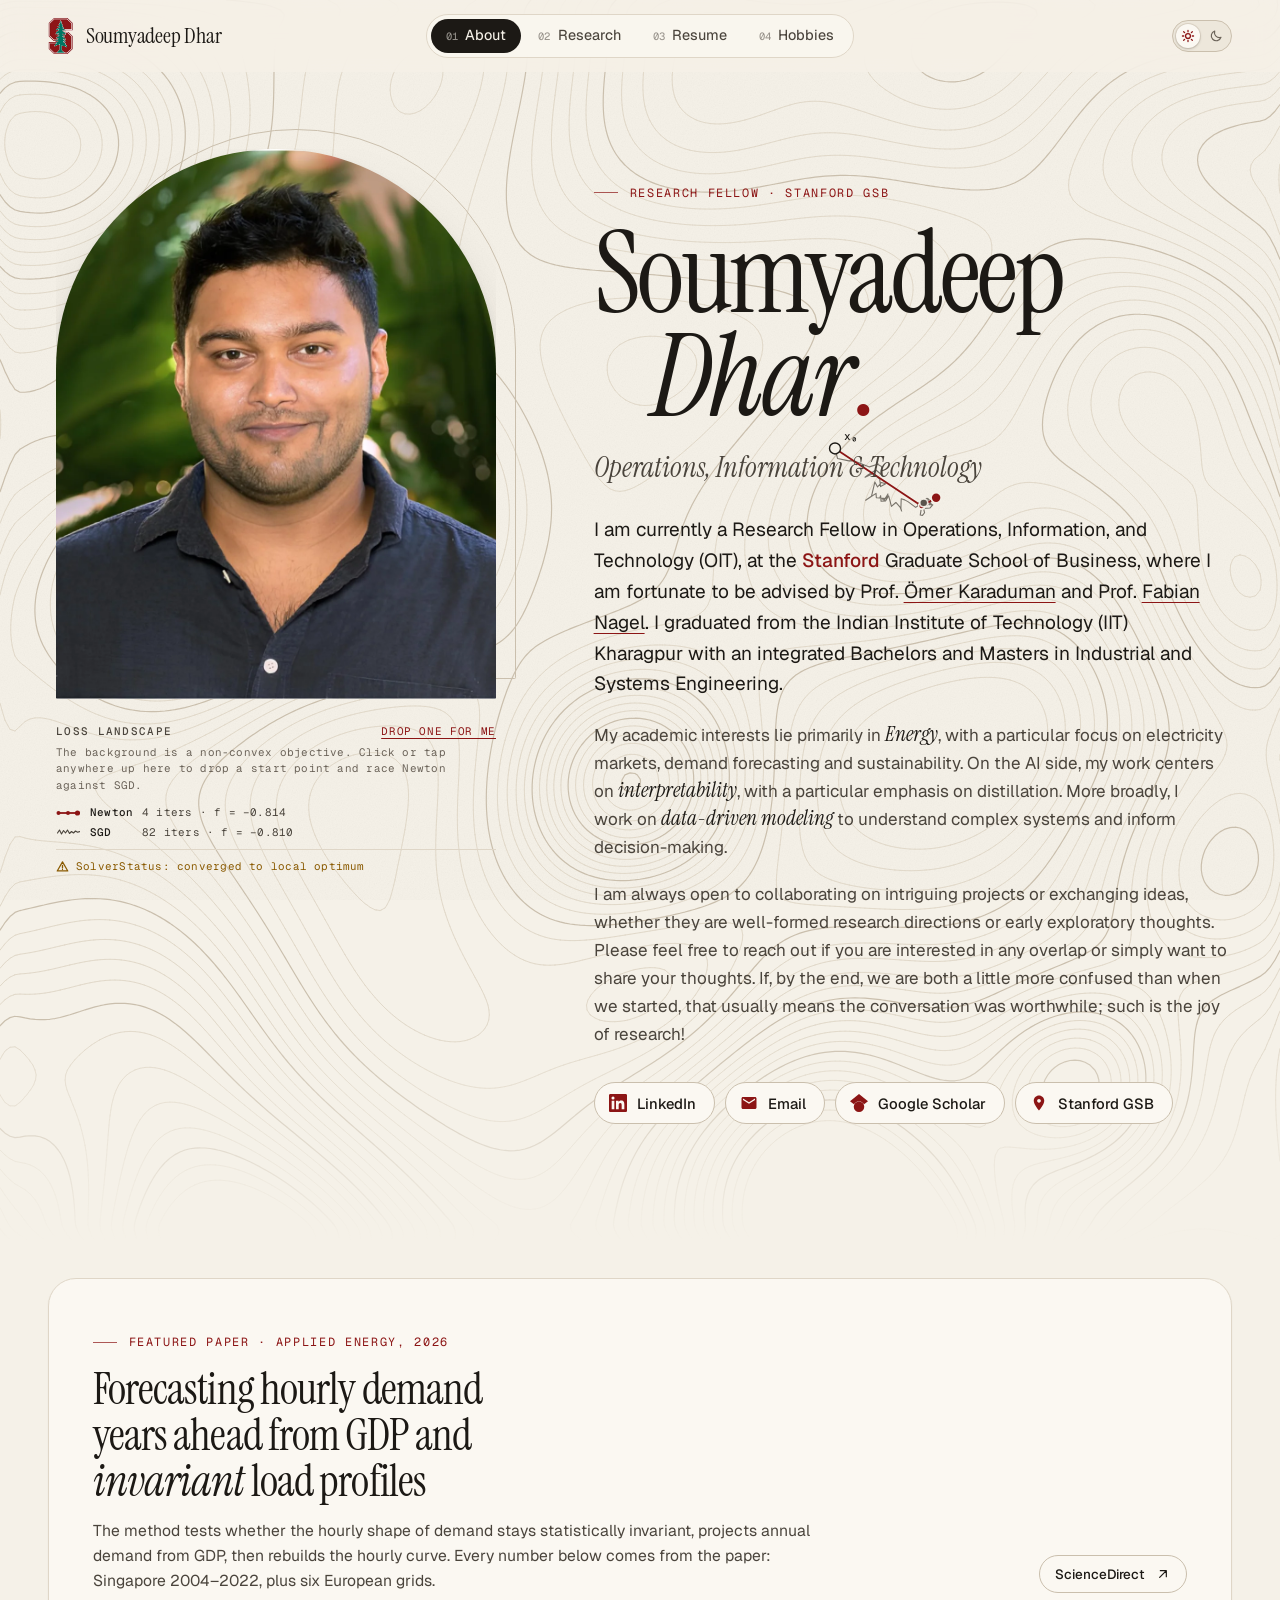
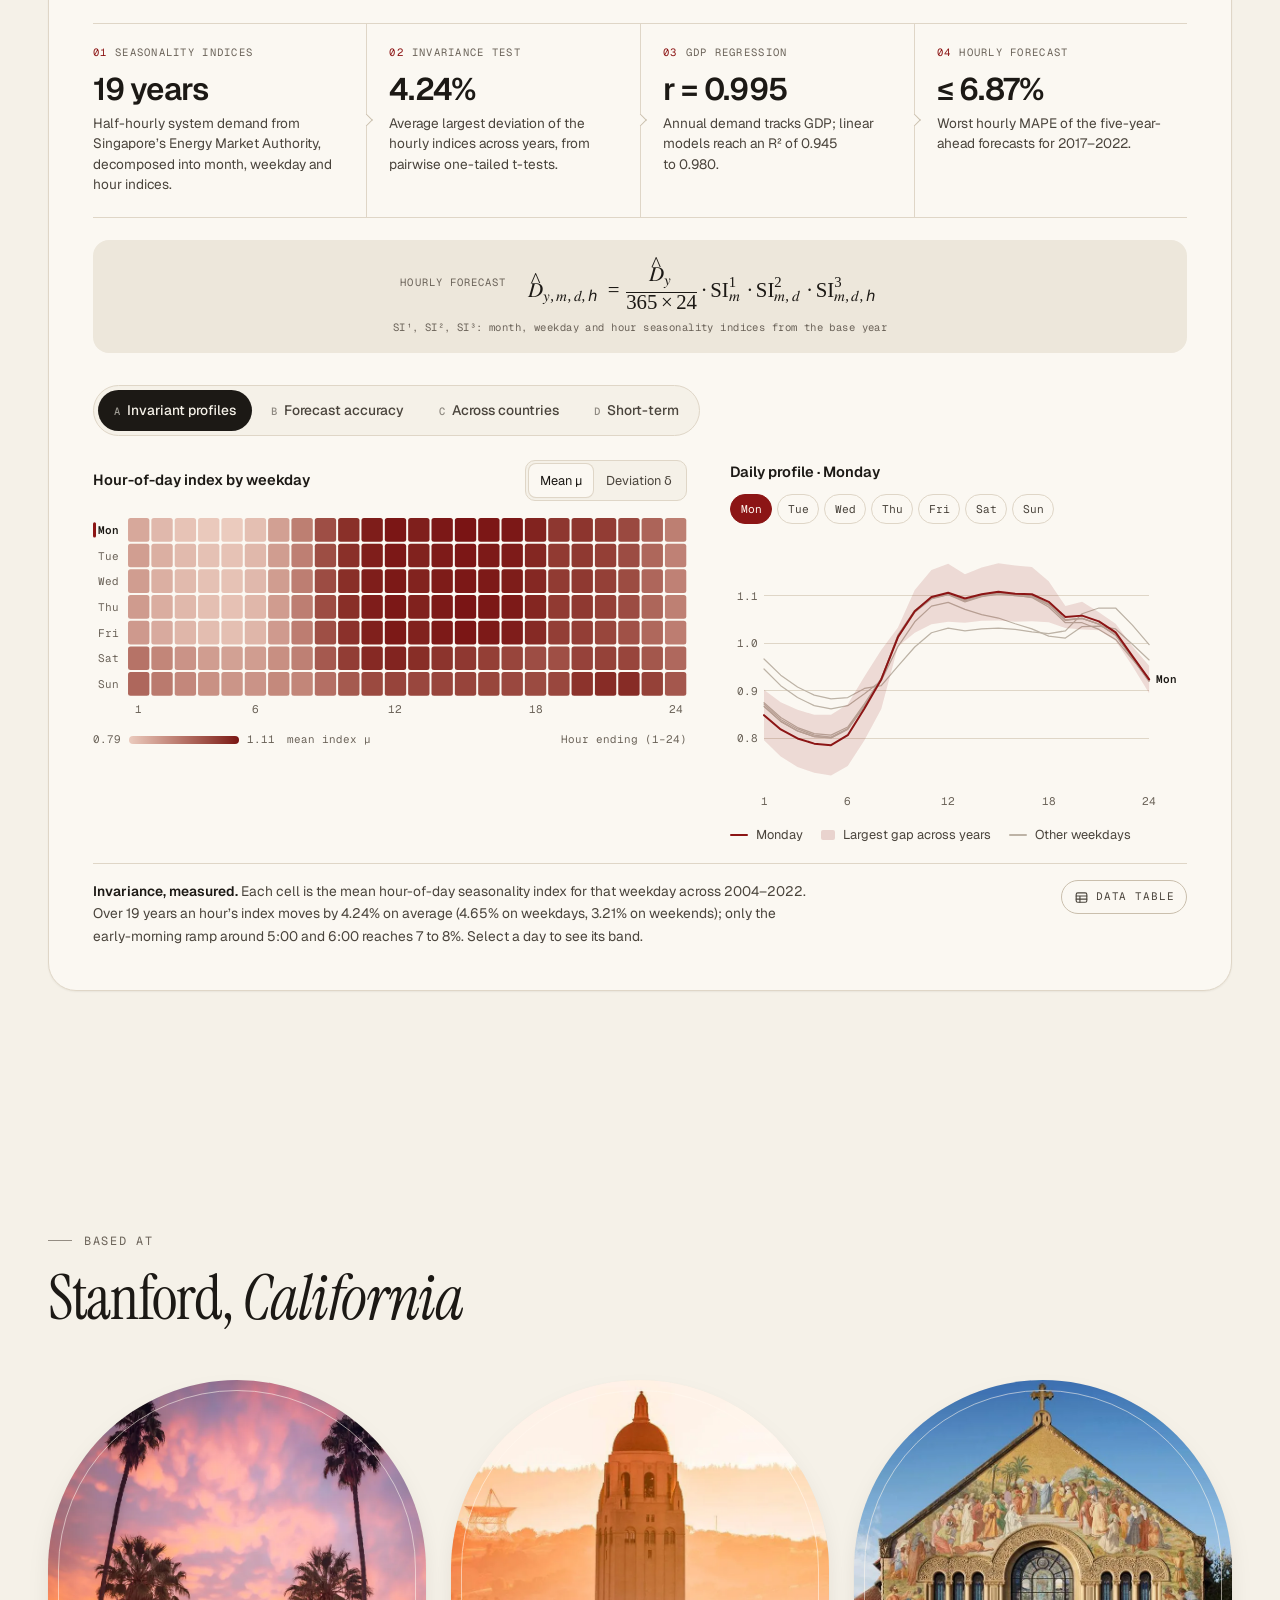
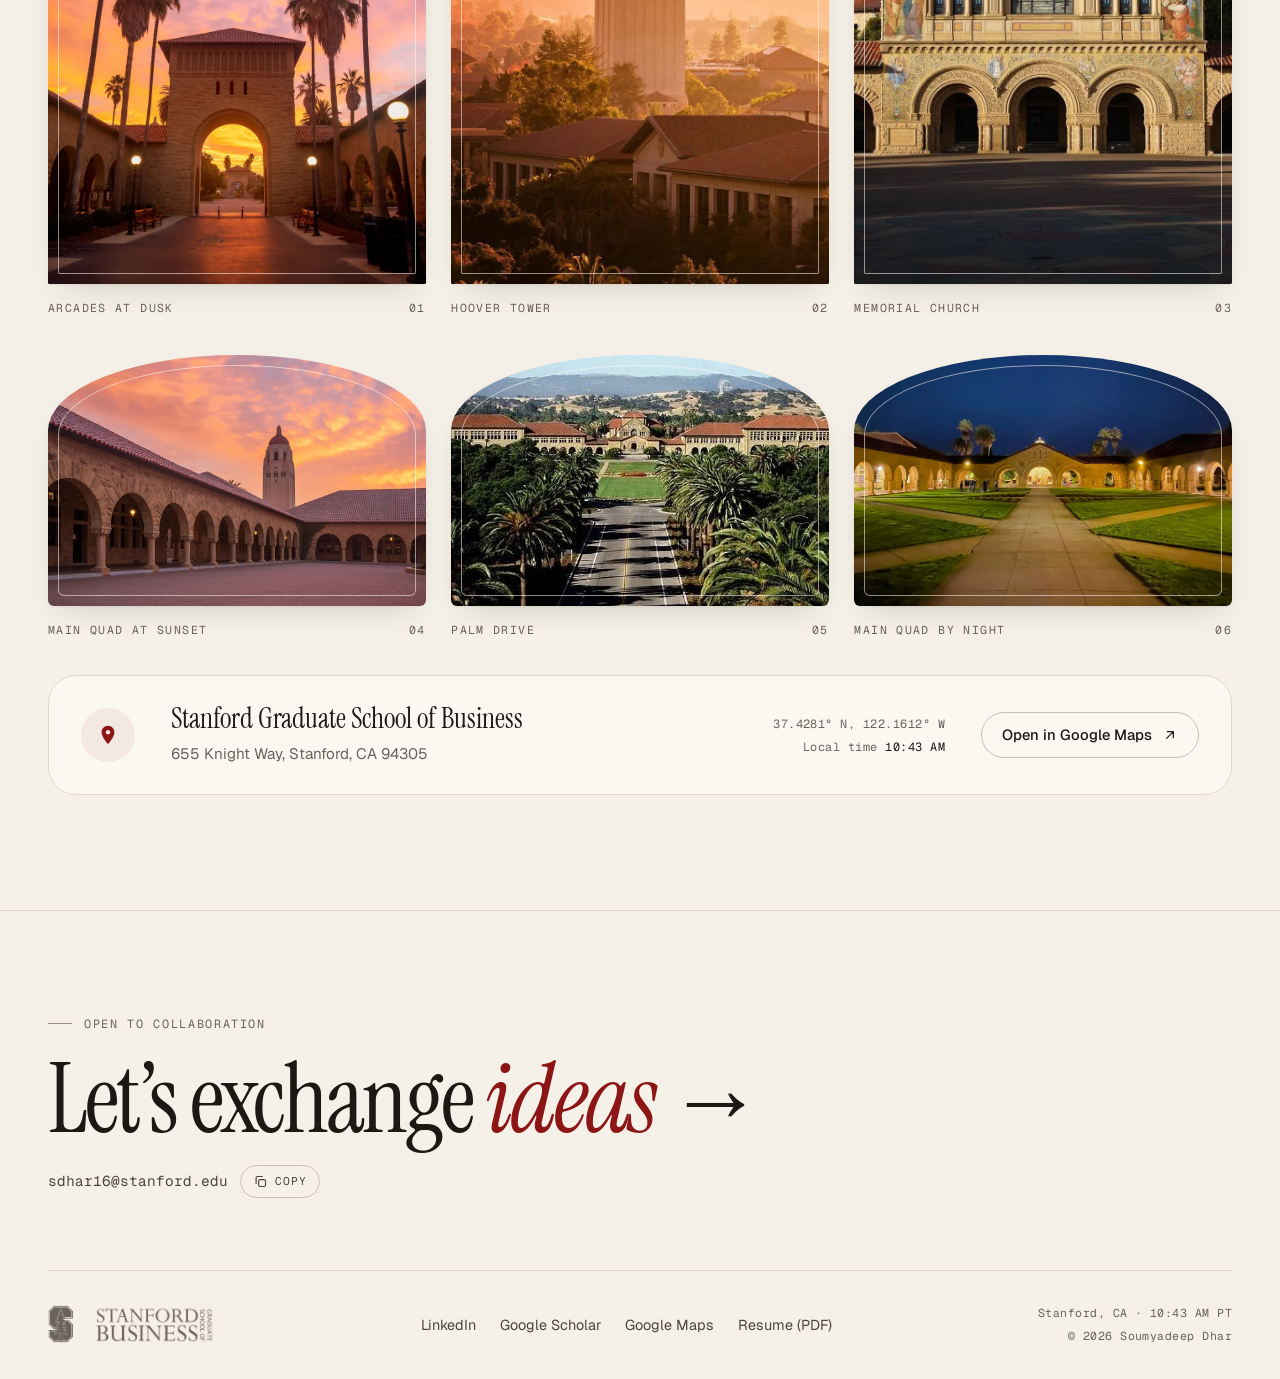
<file: index.html>
<!doctype html>
<html lang="en">
<head>
  <meta charset="utf-8">
  <meta name="viewport" content="width=device-width, initial-scale=1, viewport-fit=cover">
  <title>Soumyadeep Dhar | Research Fellow, Stanford GSB</title>
  <meta name="description" content="Soumyadeep Dhar is a Research Fellow in Operations, Information, and Technology at the Stanford Graduate School of Business, working on energy, electricity markets, demand forecasting and interpretable AI.">
  <meta name="author" content="Soumyadeep Dhar">
  <link rel="canonical" href="https://sdhar1602.github.io/">
  <meta name="color-scheme" content="light dark">
  <meta name="theme-color" content="#F5F1E8" media="(prefers-color-scheme: light)">
  <meta name="theme-color" content="#12110F" media="(prefers-color-scheme: dark)">
  <script>
    (function () {
      var d = document.documentElement, t = null;
      d.classList.add('js');
      try { t = localStorage.getItem('theme'); } catch (e) {}
      if (t !== 'light' && t !== 'dark') t = window.matchMedia && window.matchMedia('(prefers-color-scheme: dark)').matches ? 'dark' : 'light';
      d.setAttribute('data-theme', t);
      setTimeout(function () { if (!window.__revealReady) d.classList.add('reveal-fallback'); }, 2500);
    })();
  </script>
  <link rel="preconnect" href="https://fonts.googleapis.com">
  <link rel="preconnect" href="https://fonts.gstatic.com" crossorigin>
  <link rel="stylesheet" href="https://fonts.googleapis.com/css2?family=Geist:wght@300..700&family=Geist+Mono:wght@400;500&family=Instrument+Serif:ital@0;1&display=swap">
  <link rel="stylesheet" href="assets/css/style.css">
  <link rel="preload" as="image" href="assets/img/portrait.webp" type="image/webp">
  <link rel="icon" href="assets/img/favicon-32.png" sizes="32x32" type="image/png">
  <link rel="icon" href="assets/img/favicon-192.png" sizes="192x192" type="image/png">
  <link rel="apple-touch-icon" href="assets/img/apple-touch-icon.png">
  <meta property="og:type" content="website">
  <meta property="og:title" content="Soumyadeep Dhar | Research Fellow, Stanford GSB">
  <meta property="og:description" content="Energy, electricity markets, demand forecasting and interpretable AI.">
  <meta property="og:image" content="https://sdhar1602.github.io/assets/img/og-card.jpg">
  <meta property="og:url" content="https://sdhar1602.github.io/">
  <meta name="twitter:card" content="summary_large_image">
  <script type="application/ld+json">
  {
    "@context": "https://schema.org",
    "@type": "Person",
    "name": "Soumyadeep Dhar",
    "url": "https://sdhar1602.github.io/",
    "image": "https://sdhar1602.github.io/assets/img/og-card.jpg",
    "jobTitle": "Research Fellow, Operations, Information, and Technology",
    "affiliation": { "@type": "CollegeOrUniversity", "name": "Stanford Graduate School of Business" },
    "alumniOf": { "@type": "CollegeOrUniversity", "name": "Indian Institute of Technology Kharagpur" },
    "email": "mailto:sdhar16@stanford.edu",
    "sameAs": [
      "https://www.linkedin.com/in/sd1602",
      "https://scholar.google.com/citations?user=NJCwsWkAAAAJ"
    ],
    "knowsAbout": ["Electricity markets", "Electricity demand forecasting", "Sustainability", "Interpretable machine learning", "Symbolic distillation"]
  }
  </script>
  <script src="assets/js/main.js" defer></script>
  <script src="assets/js/paperfig.js" defer></script>
  <script src="assets/js/field.js" defer></script>
</head>
<body>
  <a class="skip-link" href="#main">Skip to content</a>

  <header class="site-header" data-header>
    <div class="container header-inner">
      <a class="brand" href="index.html" aria-label="Soumyadeep Dhar, home">
        <img class="brand-logo" src="assets/img/stanford-s.webp" width="200" height="295" alt="">
        <span class="brand-name">Soumyadeep Dhar</span>
      </a>
      <nav class="site-nav" aria-label="Primary">
        <a href="index.html" aria-current="page"><span class="nav-idx">01</span>About</a>
        <a href="research.html"><span class="nav-idx">02</span>Research</a>
        <a href="resume.html"><span class="nav-idx">03</span>Resume</a>
        <a href="hobbies.html"><span class="nav-idx">04</span>Hobbies</a>
      </nav>
      <button class="theme-switch" type="button" role="switch" aria-checked="false" aria-label="Dark mode" data-theme-toggle>
        <svg class="ts-icon ts-sun" viewBox="0 0 24 24" fill="none" stroke="currentColor" stroke-width="2" stroke-linecap="round" aria-hidden="true"><circle cx="12" cy="12" r="4.2"/><path d="M12 2.5v2.2M12 19.3v2.2M4.6 4.6l1.6 1.6M17.8 17.8l1.6 1.6M2.5 12h2.2M19.3 12h2.2M4.6 19.4l1.6-1.6M17.8 6.2l1.6-1.6"/></svg>
        <svg class="ts-icon ts-moon" viewBox="0 0 24 24" fill="none" stroke="currentColor" stroke-width="2" stroke-linecap="round" stroke-linejoin="round" aria-hidden="true"><path d="M20.5 14.2A8.5 8.5 0 0 1 9.8 3.5a8.5 8.5 0 1 0 10.7 10.7z"/></svg>
        <span class="ts-thumb" aria-hidden="true">
          <svg class="ts-thumb-sun" viewBox="0 0 24 24" fill="none" stroke="currentColor" stroke-width="2.2" stroke-linecap="round"><circle cx="12" cy="12" r="4.2"/><path d="M12 2.5v2.2M12 19.3v2.2M4.6 4.6l1.6 1.6M17.8 17.8l1.6 1.6M2.5 12h2.2M19.3 12h2.2M4.6 19.4l1.6-1.6M17.8 6.2l1.6-1.6"/></svg>
          <svg class="ts-thumb-moon" viewBox="0 0 24 24" fill="currentColor"><path d="M20.5 14.2A8.5 8.5 0 0 1 9.8 3.5a8.5 8.5 0 1 0 10.7 10.7z"/></svg>
        </span>
      </button>
    </div>
  </header>

  <main id="main">
    <!-- Hero ---------------------------------------------------------------->
    <div class="hero-wrap" data-field>
    <div class="field" aria-hidden="true">
      <canvas class="field-base"></canvas>
      <canvas class="field-paths"></canvas>
    </div>

    <section class="hero container" aria-labelledby="hero-title">
      <div class="hero-media reveal">
        <figure class="arch portrait reveal-arch">
          <img src="assets/img/portrait.webp" width="960" height="1200" alt="Portrait of Soumyadeep Dhar" fetchpriority="high" decoding="async">
        </figure>

        <div class="field-note" data-field-note>
          <div class="field-head">
            <b class="field-title">Loss landscape</b>
            <button class="field-run" type="button" data-field-run>Drop one for me</button>
          </div>
          <p class="field-cap">The background is a non-convex objective. Click or tap anywhere up here to drop a start point and race Newton against SGD.</p>
          <ul class="field-legend">
            <li title="Newton's method with an eigenvalue-modified Hessian and Armijo backtracking line search">
              <svg class="fl-key fl-key--newton" viewBox="0 0 24 10" aria-hidden="true"><path d="M2 5h20" fill="none" stroke="currentColor" stroke-width="1.8"/><circle cx="2.5" cy="5" r="2"/><circle cx="12" cy="5" r="2"/><circle cx="21.5" cy="5" r="2.6"/></svg>
              <span class="fl-name">Newton</span>
              <span class="fl-val" data-out="newton" data-idle="modified Hessian, line search">modified Hessian, line search</span>
            </li>
            <li title="Gradient descent with annealed Gaussian gradient noise">
              <svg class="fl-key fl-key--sgd" viewBox="0 0 24 10" aria-hidden="true"><path d="M1.5 6l2-3 2 4 2-3.5 2 2.5 2-3 2 3.5 2-2 2 1.5 2-2 2 1.2 2-.6" fill="none" stroke="currentColor" stroke-width="1.1" stroke-linejoin="round" stroke-linecap="round"/></svg>
              <span class="fl-name">SGD</span>
              <span class="fl-val" data-out="sgd" data-idle="noisy gradient, annealed">noisy gradient, annealed</span>
            </li>
          </ul>
          <p class="field-status" data-out="status" role="status">SolverStatus: idle</p>
        </div>
      </div>

      <div class="hero-text">
        <p class="eyebrow eyebrow--accent reveal">Research Fellow · Stanford GSB</p>
        <h1 id="hero-title" class="display reveal" style="--d:.06s">Soumyadeep <span class="l2">Dhar<span class="dot">.</span></span></h1>
        <p class="hero-role reveal" style="--d:.12s">Operations, Information &amp; Technology</p>

        <div class="prose reveal" style="--d:.18s">
          <p class="first">I am currently a Research Fellow in Operations, Information, and Technology (OIT), at the <span class="stanford">Stanford</span> Graduate School of Business, where I am fortunate to be advised by Prof.&nbsp;<a href="https://www.gsb.stanford.edu/faculty-research/faculty/omer-karaduman" target="_blank" rel="noopener noreferrer">Ömer Karaduman</a> and Prof.&nbsp;<a href="https://www.gsb.stanford.edu/faculty-research/faculty/fabian-nagel" target="_blank" rel="noopener noreferrer">Fabian Nagel</a>. I graduated from the Indian Institute of Technology (IIT) Kharagpur with an integrated Bachelors and Masters in Industrial and Systems Engineering.</p>
          <p>My academic interests lie primarily in <span class="hl">Energy</span>, with a particular focus on electricity markets, demand forecasting and sustainability. On the AI side, my work centers on <span class="hl">interpretability</span>, with a particular emphasis on distillation. More broadly, I work on <span class="hl">data-driven modeling</span> to understand complex systems and inform decision-making.</p>
          <p>I am always open to collaborating on intriguing projects or exchanging ideas, whether they are well-formed research directions or early exploratory thoughts. Please feel free to reach out if you are interested in any overlap or simply want to share your thoughts. If, by the end, we are both a little more confused than when we started, that usually means the conversation was worthwhile; such is the joy of research!</p>
        </div>

        <ul class="connect reveal" style="--d:.26s" aria-label="Contact and profiles">
          <li>
            <a class="chip" href="https://www.linkedin.com/in/sd1602" target="_blank" rel="noopener noreferrer">
              <svg class="ico" viewBox="0 0 24 24" aria-hidden="true"><path fill="currentColor" d="M20.45 20.45h-3.56v-5.57c0-1.33-.02-3.04-1.85-3.04-1.85 0-2.14 1.45-2.14 2.94v5.67H9.35V9h3.41v1.56h.05c.48-.9 1.64-1.85 3.37-1.85 3.6 0 4.27 2.37 4.27 5.46v6.28zM5.34 7.43a2.06 2.06 0 1 1 0-4.13 2.06 2.06 0 0 1 0 4.13zM7.12 20.45H3.56V9h3.56v11.45zM22.22 0H1.77C.79 0 0 .77 0 1.73v20.54C0 23.23.79 24 1.77 24h20.45c.98 0 1.78-.77 1.78-1.73V1.73C24 .77 23.2 0 22.22 0z"/></svg>
              LinkedIn
            </a>
          </li>
          <li>
            <a class="chip" href="mailto:sdhar16@stanford.edu">
              <svg class="ico" viewBox="0 0 24 24" aria-hidden="true"><path fill="currentColor" d="M20 4H4c-1.1 0-1.99.9-1.99 2L2 18c0 1.1.9 2 2 2h16c1.1 0 2-.9 2-2V6c0-1.1-.9-2-2-2zm0 4-8 5-8-5V6l8 5 8-5v2z"/></svg>
              Email
            </a>
          </li>
          <li>
            <a class="chip" href="https://scholar.google.com/citations?hl=en&amp;user=NJCwsWkAAAAJ" target="_blank" rel="noopener noreferrer">
              <svg class="ico" viewBox="0 0 24 24" aria-hidden="true"><path fill="currentColor" d="M5.242 13.769 0 9.5 12 0l12 9.5-5.242 4.269C17.548 11.249 14.978 9.5 12 9.5c-2.977 0-5.548 1.748-6.758 4.269zM12 10a7 7 0 1 0 0 14 7 7 0 0 0 0-14z"/></svg>
              <span><span class="long">Google </span>Scholar</span>
            </a>
          </li>
          <li>
            <a class="chip" href="https://maps.app.goo.gl/v6GxR1A7szo6nVZg6" target="_blank" rel="noopener noreferrer" aria-label="Stanford GSB on Google Maps">
              <svg class="ico" viewBox="0 0 24 24" aria-hidden="true"><path fill="currentColor" d="M12 2C8.13 2 5 5.13 5 9c0 5.25 7 13 7 13s7-7.75 7-13c0-3.87-3.13-7-7-7zm0 9.5c-1.38 0-2.5-1.12-2.5-2.5s1.12-2.5 2.5-2.5 2.5 1.12 2.5 2.5-1.12 2.5-2.5 2.5z"/></svg>
              Stanford GSB
            </a>
          </li>
        </ul>
      </div>
    </section>
    </div>

    <!-- Featured paper: interactive figure (data from the Applied Energy paper) ------>
    <section id="featured" class="section section--tight-top container" aria-labelledby="pf-title">
      <div class="paperfig reveal" data-paperfig>
        <header class="pf-head">
          <div>
            <p class="eyebrow eyebrow--accent">Featured paper · Applied Energy, 2026</p>
            <h2 id="pf-title" class="pf-title">Forecasting hourly demand years ahead from GDP and <em>invariant</em> load profiles</h2>
            <p class="pf-sub">The method tests whether the hourly shape of demand stays statistically invariant, projects annual demand from GDP, then rebuilds the hourly curve. Every number below comes from the paper: Singapore 2004–2022, plus six European grids.</p>
          </div>
          <div class="pf-links">
            <a class="btn btn--sm" href="https://doi.org/10.1016/j.apenergy.2026.128981" target="_blank" rel="noopener noreferrer">ScienceDirect <svg class="go-ur" viewBox="0 0 24 24" fill="none" stroke="currentColor" stroke-width="1.8" stroke-linecap="round" stroke-linejoin="round" aria-hidden="true"><path d="M7 17 17 7M8 7h9v9"/></svg></a>
          </div>
        </header>

        <ol class="pf-steps">
          <li class="pf-step">
            <span class="pf-step-k">Seasonality indices</span>
            <span class="pf-step-v">19 years</span>
            <p>Half-hourly system demand from Singapore’s Energy Market Authority, decomposed into month, weekday and hour indices.</p>
          </li>
          <li class="pf-step">
            <span class="pf-step-k">Invariance test</span>
            <span class="pf-step-v">4.24%</span>
            <p>Average largest deviation of the hourly indices across years, from pairwise one-tailed t-tests.</p>
          </li>
          <li class="pf-step">
            <span class="pf-step-k">GDP regression</span>
            <span class="pf-step-v">r = 0.995</span>
            <p>Annual demand tracks GDP; linear models reach an R² of 0.945 to 0.980.</p>
          </li>
          <li class="pf-step">
            <span class="pf-step-k">Hourly forecast</span>
            <span class="pf-step-v">≤ 6.87%</span>
            <p>Worst hourly MAPE of the five-year-ahead forecasts for 2017–2022.</p>
          </li>
        </ol>

        <div class="pf-eq">
          <span class="pf-eq-label">Hourly forecast</span>
          <math display="block" aria-label="Hourly forecast for year y, month m, weekday d and hour h equals the annual forecast divided by 365 times 24, multiplied by the month, weekday and hour seasonality indices.">
            <mrow>
              <msub><mover accent="true"><mi>D</mi><mo>^</mo></mover><mrow><mi>y</mi><mo separator="true">,</mo><mi>m</mi><mo separator="true">,</mo><mi>d</mi><mo separator="true">,</mo><mi>h</mi></mrow></msub>
              <mo>=</mo>
              <mfrac><msub><mover accent="true"><mi>D</mi><mo>^</mo></mover><mi>y</mi></msub><mrow><mn>365</mn><mo>×</mo><mn>24</mn></mrow></mfrac>
              <mo>·</mo>
              <msubsup><mi>SI</mi><mi>m</mi><mn>1</mn></msubsup>
              <mo>·</mo>
              <msubsup><mi>SI</mi><mrow><mi>m</mi><mo separator="true">,</mo><mi>d</mi></mrow><mn>2</mn></msubsup>
              <mo>·</mo>
              <msubsup><mi>SI</mi><mrow><mi>m</mi><mo separator="true">,</mo><mi>d</mi><mo separator="true">,</mo><mi>h</mi></mrow><mn>3</mn></msubsup>
            </mrow>
          </math>
          <span class="pf-eq-note">SI¹, SI², SI³: month, weekday and hour seasonality indices from the base year</span>
        </div>

        <div class="pf-tabs" role="tablist" aria-label="Figure views">
          <button class="pf-tab" type="button" role="tab" id="pf-tab-a" aria-controls="pf-panel-a" aria-selected="true" data-view="a"><span class="k">A</span>Invariant profiles</button>
          <button class="pf-tab" type="button" role="tab" id="pf-tab-b" aria-controls="pf-panel-b" aria-selected="false" tabindex="-1" data-view="b"><span class="k">B</span>Forecast accuracy</button>
          <button class="pf-tab" type="button" role="tab" id="pf-tab-c" aria-controls="pf-panel-c" aria-selected="false" tabindex="-1" data-view="c"><span class="k">C</span>Across countries</button>
          <button class="pf-tab" type="button" role="tab" id="pf-tab-d" aria-controls="pf-panel-d" aria-selected="false" tabindex="-1" data-view="d"><span class="k">D</span>Short-term</button>
        </div>

        <div class="pf-panel" role="tabpanel" id="pf-panel-a" aria-labelledby="pf-tab-a">
          <div class="pf-row">
            <div class="pf-col">
              <div class="pf-ctl">
                <span class="pf-ctl-title">Hour-of-day index by weekday</span>
                <div class="pf-seg" role="group" aria-label="Heatmap value">
                  <button type="button" data-metric="mu" aria-pressed="true">Mean µ</button>
                  <button type="button" data-metric="delta" aria-pressed="false">Deviation δ</button>
                </div>
              </div>
              <div class="pf-chart" data-chart="heat"></div>
              <div class="pf-scale" aria-hidden="true">
                <span data-scale-lo></span><span class="pf-scale-bar"></span><span data-scale-hi></span>
                <span class="pf-scale-label" data-scale-label></span>
                <span class="pf-scale-hint">Hour ending (1–24)</span>
              </div>
            </div>
            <div class="pf-col">
              <div class="pf-ctl">
                <span class="pf-ctl-title">Daily profile · <span data-day-name>Monday</span></span>
                <div class="pf-chips" role="group" aria-label="Day of the week">
                  <button type="button" class="pf-chip" data-day="0" aria-pressed="true">Mon</button>
                  <button type="button" class="pf-chip" data-day="1" aria-pressed="false">Tue</button>
                  <button type="button" class="pf-chip" data-day="2" aria-pressed="false">Wed</button>
                  <button type="button" class="pf-chip" data-day="3" aria-pressed="false">Thu</button>
                  <button type="button" class="pf-chip" data-day="4" aria-pressed="false">Fri</button>
                  <button type="button" class="pf-chip" data-day="5" aria-pressed="false">Sat</button>
                  <button type="button" class="pf-chip" data-day="6" aria-pressed="false">Sun</button>
                </div>
              </div>
              <div class="pf-chart" data-chart="profile"></div>
              <ul class="pf-legend">
                <li><i class="pf-key pf-key--line"></i><span data-day-name>Monday</span></li>
                <li><i class="pf-key pf-key--band"></i>Largest gap across years</li>
                <li><i class="pf-key pf-key--line pf-key--ctx"></i>Other weekdays</li>
              </ul>
            </div>
          </div>
          <div class="pf-foot">
            <p class="pf-cap"><b>Invariance, measured.</b> Each cell is the mean hour-of-day seasonality index for that weekday across 2004–2022. Over 19 years an hour’s index moves by 4.24% on average (4.65% on weekdays, 3.21% on weekends); only the early-morning ramp around 5:00 and 6:00 reaches 7 to 8%. Select a day to see its band.</p>
            <button class="pf-datatoggle" type="button" aria-expanded="false" aria-controls="pf-table-a" data-table-toggle="a"><svg class="ico-sm" viewBox="0 0 24 24" fill="none" stroke="currentColor" stroke-width="1.8" stroke-linecap="round" aria-hidden="true"><rect x="3.5" y="4.5" width="17" height="15" rx="2.5"/><path d="M3.5 9.5h17M3.5 14.5h17M9.5 9.5v10"/></svg><span data-table-label>Data table</span></button>
          </div>
          <div class="pf-tablewrap" id="pf-table-a" hidden></div>
        </div>

        <div class="pf-panel" role="tabpanel" id="pf-panel-b" aria-labelledby="pf-tab-b" hidden>
          <div class="pf-ctl">
            <span class="pf-ctl-title">Singapore · five-year-ahead forecasts, 2017–2022</span>
            <ul class="pf-legend pf-legend--inline">
              <li><i class="pf-key pf-key--bar"></i>Hourly MAPE</li>
              <li><i class="pf-key pf-key--bar pf-key--bar-ctx"></i>Annual-total error</li>
            </ul>
          </div>
          <div class="pf-chart" data-chart="forecast"></div>
          <div class="pf-foot">
            <p class="pf-cap"><b>Five years ahead.</b> Each year is forecast five years in advance: a GDP regression gives the annual total, and the invariant indices spread it across the hours of the year. Hourly MAPE stays at or below 6.87%, even through the COVID-19 shock of 2020 and 2021.</p>
            <button class="pf-datatoggle" type="button" aria-expanded="false" aria-controls="pf-table-b" data-table-toggle="b"><svg class="ico-sm" viewBox="0 0 24 24" fill="none" stroke="currentColor" stroke-width="1.8" stroke-linecap="round" aria-hidden="true"><rect x="3.5" y="4.5" width="17" height="15" rx="2.5"/><path d="M3.5 9.5h17M3.5 14.5h17M9.5 9.5v10"/></svg><span data-table-label>Data table</span></button>
          </div>
          <div class="pf-tablewrap" id="pf-table-b" hidden></div>
        </div>

        <div class="pf-panel" role="tabpanel" id="pf-panel-c" aria-labelledby="pf-tab-c" hidden>
          <div class="pf-ctl">
            <span class="pf-ctl-title">Six European grids · two-year-ahead hourly forecasts</span>
          </div>
          <div class="pf-chart" data-chart="countries"></div>
          <div class="pf-foot">
            <p class="pf-cap"><b>Where GDP still drives demand.</b> Wherever GDP and electricity demand stay coupled (r &gt; 0.8), hourly MAPE stays under 8%. Accuracy degrades in economies where the two have decoupled (Germany 10.14%, United Kingdom 11.63%), which marks the boundary of the method.</p>
            <button class="pf-datatoggle" type="button" aria-expanded="false" aria-controls="pf-table-c" data-table-toggle="c"><svg class="ico-sm" viewBox="0 0 24 24" fill="none" stroke="currentColor" stroke-width="1.8" stroke-linecap="round" aria-hidden="true"><rect x="3.5" y="4.5" width="17" height="15" rx="2.5"/><path d="M3.5 9.5h17M3.5 14.5h17M9.5 9.5v10"/></svg><span data-table-label>Data table</span></button>
          </div>
          <div class="pf-tablewrap" id="pf-table-c" hidden></div>
        </div>

        <div class="pf-panel" role="tabpanel" id="pf-panel-d" aria-labelledby="pf-tab-d" hidden>
          <div class="pf-ctl">
            <span class="pf-ctl-title">Day-ahead extension · mean yearly MAPE, 2018–2022</span>
            <ul class="pf-legend pf-legend--inline">
              <li><i class="pf-key pf-key--bar"></i>Exponential smoothing with invariant indices</li>
              <li><i class="pf-key pf-key--bar pf-key--bar-ctx"></i>Benchmarks</li>
            </ul>
          </div>
          <div class="pf-chart" data-chart="shortterm"></div>
          <div class="pf-foot">
            <p class="pf-cap"><b>A short-term bonus.</b> Holding the seasonal factors at the invariant indices leaves a triple-seasonal exponential-smoothing model with only two parameters (α = 0.19, β = 0.88). Its mean day-ahead MAPE across 2018–2022 is the lowest of the seven methods compared.</p>
            <button class="pf-datatoggle" type="button" aria-expanded="false" aria-controls="pf-table-d" data-table-toggle="d"><svg class="ico-sm" viewBox="0 0 24 24" fill="none" stroke="currentColor" stroke-width="1.8" stroke-linecap="round" aria-hidden="true"><rect x="3.5" y="4.5" width="17" height="15" rx="2.5"/><path d="M3.5 9.5h17M3.5 14.5h17M9.5 9.5v10"/></svg><span data-table-label>Data table</span></button>
          </div>
          <div class="pf-tablewrap" id="pf-table-d" hidden></div>
        </div>

        <noscript><p class="pf-cap">This interactive figure needs JavaScript. The underlying tables are in the paper’s appendix.</p></noscript>
      </div>
    </section>

    <!-- Stanford arcade ---------------------------------------------------->
    <section class="section container" aria-labelledby="place-title">
      <div class="section-head reveal">
        <div>
          <p class="eyebrow">Based at</p>
          <h2 id="place-title" class="h2">Stanford, <em>California</em></h2>
        </div>
      </div>

      <div class="arcade">
        <figure class="reveal">
          <div class="arch arch--frame"><img src="assets/img/stanford-palms.webp" width="900" height="1200" loading="lazy" decoding="async" alt="A sandstone archway framed by tall palm trees under a pink and orange sunset at Stanford"></div>
          <figcaption><span>Arcades at dusk</span><span>01</span></figcaption>
        </figure>
        <figure class="reveal" style="--d:.1s">
          <div class="arch arch--frame"><img src="assets/img/stanford-hoover.webp" width="810" height="1080" loading="lazy" decoding="async" alt="Hoover Tower rising above the Stanford campus in golden-hour haze"></div>
          <figcaption><span>Hoover Tower</span><span>02</span></figcaption>
        </figure>
        <figure class="reveal" style="--d:.2s">
          <div class="arch arch--frame"><img src="assets/img/stanford-church.webp" width="810" height="1080" loading="lazy" decoding="async" alt="The mosaic façade of Stanford Memorial Church under a deep blue sky"></div>
          <figcaption><span>Memorial Church</span><span>03</span></figcaption>
        </figure>
      </div>

      <div class="arcade arcade--wide">
        <figure class="reveal">
          <div class="arch arch--wide arch--frame"><img src="assets/img/stanford-quad-sunset.webp" width="1200" height="800" loading="lazy" decoding="async" alt="The Main Quad's sandstone arcade with Hoover Tower behind it under a fiery orange sunset"></div>
          <figcaption><span>Main Quad at sunset</span><span>04</span></figcaption>
        </figure>
        <figure class="reveal" style="--d:.1s">
          <div class="arch arch--wide arch--frame"><img src="assets/img/stanford-palm-drive.webp" width="544" height="363" loading="lazy" decoding="async" alt="Aerial view down palm-lined Palm Drive toward the Oval and the Main Quad"></div>
          <figcaption><span>Palm Drive</span><span>05</span></figcaption>
        </figure>
        <figure class="reveal" style="--d:.2s">
          <div class="arch arch--wide arch--frame"><img src="assets/img/stanford-quad-night.webp" width="800" height="533" loading="lazy" decoding="async" alt="The Main Quad at night, its lit arcades leading to Memorial Church"></div>
          <figcaption><span>Main Quad by night</span><span>06</span></figcaption>
        </figure>
      </div>

      <div class="place reveal">
        <span class="place-icon" aria-hidden="true">
          <svg class="ico" viewBox="0 0 24 24"><path fill="currentColor" d="M12 2C8.13 2 5 5.13 5 9c0 5.25 7 13 7 13s7-7.75 7-13c0-3.87-3.13-7-7-7zm0 9.5c-1.38 0-2.5-1.12-2.5-2.5s1.12-2.5 2.5-2.5 2.5 1.12 2.5 2.5-1.12 2.5-2.5 2.5z"/></svg>
        </span>
        <div>
          <p class="place-name">Stanford Graduate School of Business</p>
          <p class="place-addr">655 Knight Way, Stanford, CA 94305</p>
        </div>
        <div class="place-meta">
          <span>37.4281° N, 122.1612° W</span>
          <span>Local time <time data-clock>--:--</time></span>
        </div>
        <a class="btn" href="https://maps.app.goo.gl/v6GxR1A7szo6nVZg6" target="_blank" rel="noopener noreferrer">Open in Google Maps
          <svg class="go-ur" viewBox="0 0 24 24" fill="none" stroke="currentColor" stroke-width="1.8" stroke-linecap="round" stroke-linejoin="round" aria-hidden="true"><path d="M7 17 17 7M8 7h9v9"/></svg>
        </a>
      </div>
    </section>
  </main>

  <footer class="site-footer">
    <div class="container">
      <div class="footer-cta reveal">
        <p class="eyebrow">Open to collaboration</p>
        <a class="footer-big" href="mailto:sdhar16@stanford.edu">Let’s exchange <em>ideas</em>&nbsp;<span class="arr" aria-hidden="true">→</span></a>
        <div class="footer-email">
          <span>sdhar16@stanford.edu</span>
          <button class="copy-btn" type="button" data-copy="sdhar16@stanford.edu">
            <svg class="ico-sm" viewBox="0 0 24 24" fill="none" stroke="currentColor" stroke-width="1.8" stroke-linecap="round" stroke-linejoin="round" aria-hidden="true"><rect x="9" y="9" width="11" height="11" rx="2.5"/><path d="M5 15V6.5A2.5 2.5 0 0 1 7.5 4H15"/></svg>
            <span data-copy-label aria-live="polite">Copy</span><span class="visually-hidden"> email address</span>
          </button>
        </div>
      </div>
      <div class="footer-grid">
        <div class="footer-logos">
          <span class="logo-mask logo-s" role="img" aria-label="Stanford University"></span>
          <span class="logo-mask logo-gsb" role="img" aria-label="Stanford Graduate School of Business"></span>
        </div>
        <ul class="footer-links">
          <li><a href="https://www.linkedin.com/in/sd1602" target="_blank" rel="noopener noreferrer">LinkedIn</a></li>
          <li><a href="https://scholar.google.com/citations?hl=en&amp;user=NJCwsWkAAAAJ" target="_blank" rel="noopener noreferrer">Google Scholar</a></li>
          <li><a href="https://maps.app.goo.gl/v6GxR1A7szo6nVZg6" target="_blank" rel="noopener noreferrer">Google Maps</a></li>
          <li><a href="assets/docs/Soumyadeep_Dhar_Resume.pdf">Resume (PDF)</a></li>
        </ul>
        <div class="footer-meta">
          <span>Stanford, CA · <time data-clock>--:--</time> PT</span>
          <span>© <span data-year>2026</span> Soumyadeep Dhar</span>
        </div>
      </div>
    </div>
  </footer>
</body>
</html>
</file>
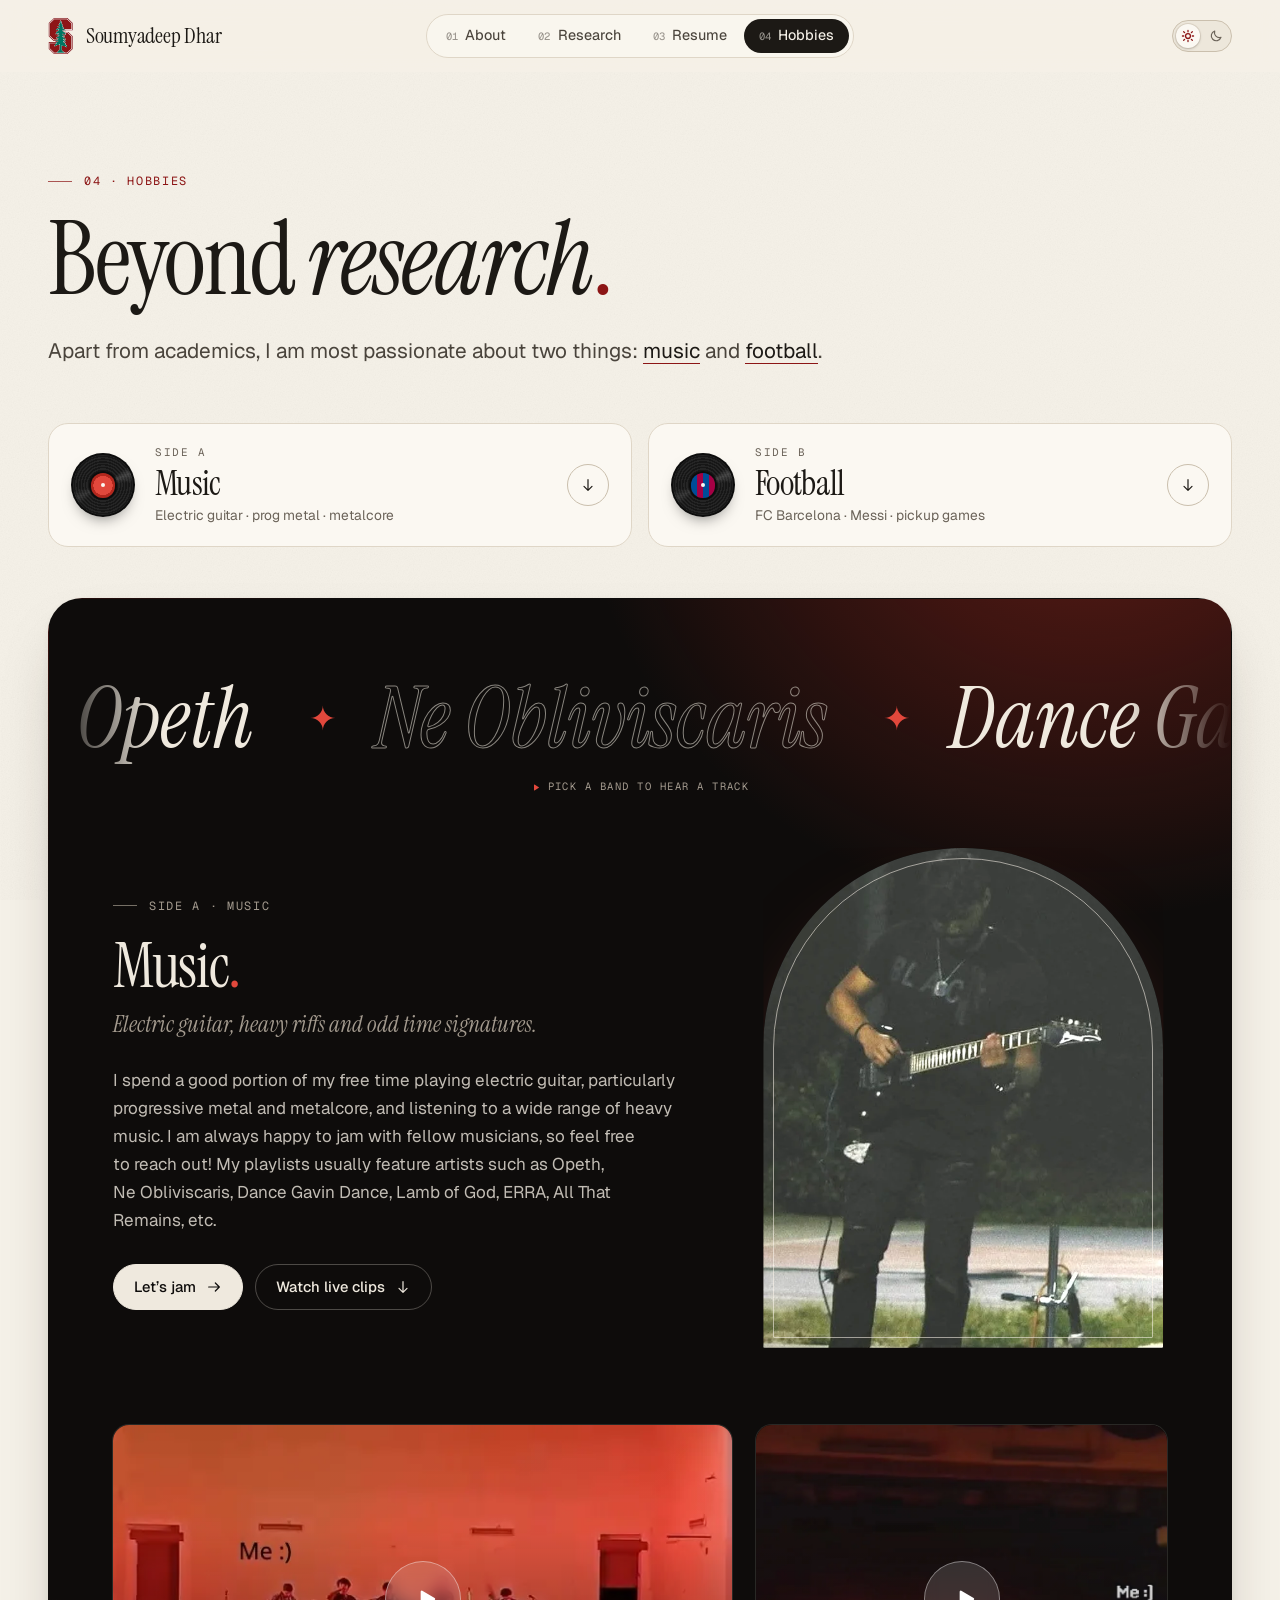
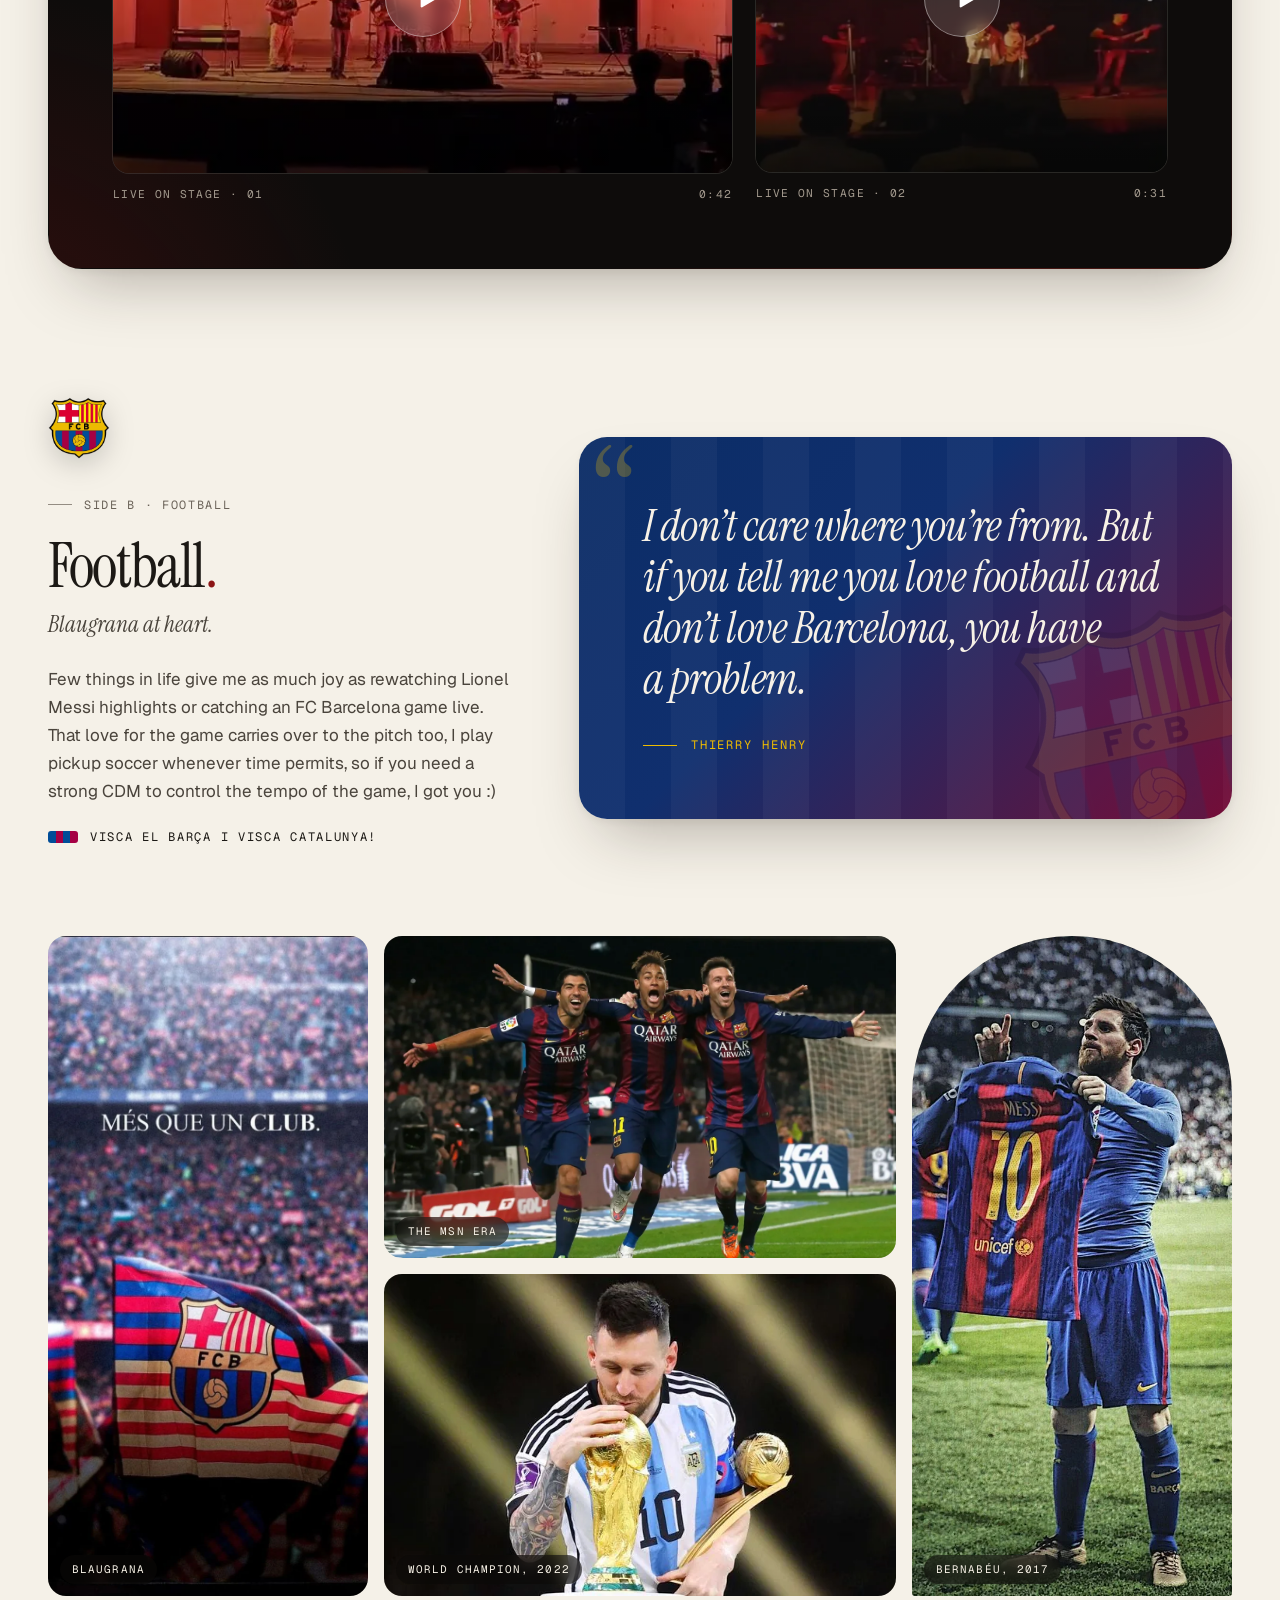
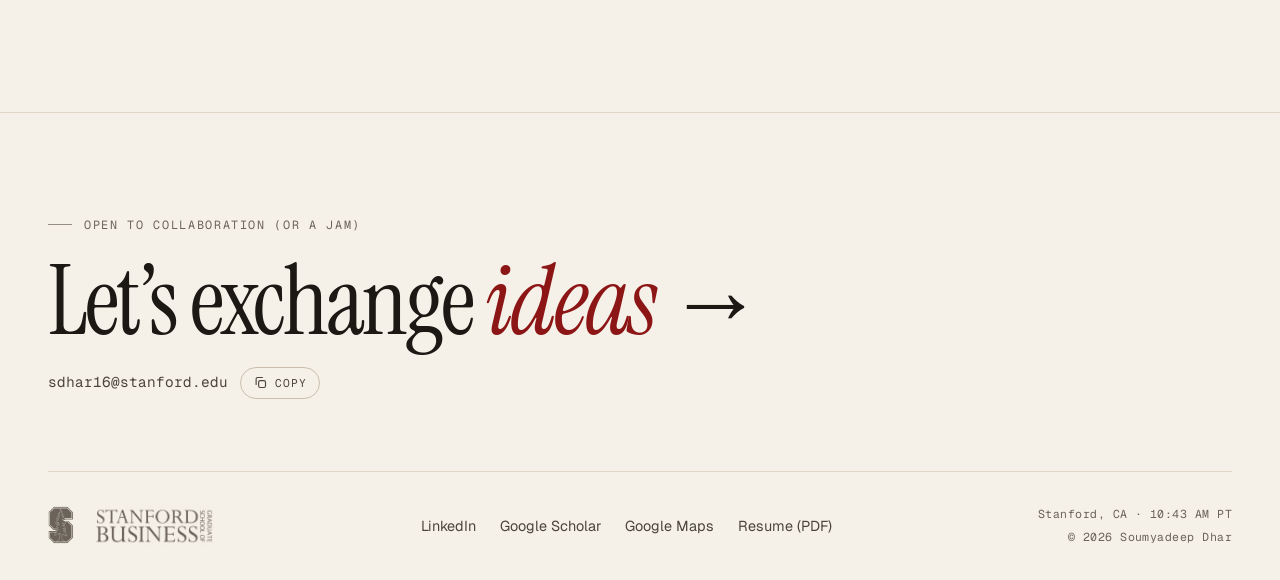
<file: hobbies.html>
<!doctype html>
<html lang="en">
<head>
  <meta charset="utf-8">
  <meta name="viewport" content="width=device-width, initial-scale=1, viewport-fit=cover">
  <title>Hobbies | Soumyadeep Dhar</title>
  <meta name="description" content="Beyond research: progressive metal and metalcore on electric guitar, and a lifelong love of FC Barcelona and Lionel Messi.">
  <meta name="author" content="Soumyadeep Dhar">
  <link rel="canonical" href="https://sdhar1602.github.io/hobbies.html">
  <meta name="color-scheme" content="light dark">
  <meta name="theme-color" content="#F5F1E8" media="(prefers-color-scheme: light)">
  <meta name="theme-color" content="#12110F" media="(prefers-color-scheme: dark)">
  <script>
    (function () {
      var d = document.documentElement, t = null;
      d.classList.add('js');
      try { t = localStorage.getItem('theme'); } catch (e) {}
      if (t !== 'light' && t !== 'dark') t = window.matchMedia && window.matchMedia('(prefers-color-scheme: dark)').matches ? 'dark' : 'light';
      d.setAttribute('data-theme', t);
      setTimeout(function () { if (!window.__revealReady) d.classList.add('reveal-fallback'); }, 2500);
    })();
  </script>
  <link rel="preconnect" href="https://fonts.googleapis.com">
  <link rel="preconnect" href="https://fonts.gstatic.com" crossorigin>
  <link rel="stylesheet" href="https://fonts.googleapis.com/css2?family=Geist:wght@300..700&family=Geist+Mono:wght@400;500&family=Instrument+Serif:ital@0;1&display=swap">
  <link rel="stylesheet" href="assets/css/style.css">
  <link rel="icon" href="assets/img/favicon-32.png" sizes="32x32" type="image/png">
  <link rel="icon" href="assets/img/favicon-192.png" sizes="192x192" type="image/png">
  <link rel="apple-touch-icon" href="assets/img/apple-touch-icon.png">
  <meta property="og:type" content="website">
  <meta property="og:title" content="Hobbies | Soumyadeep Dhar">
  <meta property="og:description" content="Electric guitar, heavy music, and FC Barcelona.">
  <meta property="og:image" content="https://sdhar1602.github.io/assets/img/og-card.jpg">
  <meta property="og:url" content="https://sdhar1602.github.io/hobbies.html">
  <meta name="twitter:card" content="summary_large_image">
  <script src="assets/js/main.js" defer></script>
</head>
<body>
  <a class="skip-link" href="#main">Skip to content</a>

  <header class="site-header" data-header>
    <div class="container header-inner">
      <a class="brand" href="index.html" aria-label="Soumyadeep Dhar, home">
        <img class="brand-logo" src="assets/img/stanford-s.webp" width="200" height="295" alt="">
        <span class="brand-name">Soumyadeep Dhar</span>
      </a>
      <nav class="site-nav" aria-label="Primary">
        <a href="index.html"><span class="nav-idx">01</span>About</a>
        <a href="research.html"><span class="nav-idx">02</span>Research</a>
        <a href="resume.html"><span class="nav-idx">03</span>Resume</a>
        <a href="hobbies.html" aria-current="page"><span class="nav-idx">04</span>Hobbies</a>
      </nav>
      <button class="theme-switch" type="button" role="switch" aria-checked="false" aria-label="Dark mode" data-theme-toggle>
        <svg class="ts-icon ts-sun" viewBox="0 0 24 24" fill="none" stroke="currentColor" stroke-width="2" stroke-linecap="round" aria-hidden="true"><circle cx="12" cy="12" r="4.2"/><path d="M12 2.5v2.2M12 19.3v2.2M4.6 4.6l1.6 1.6M17.8 17.8l1.6 1.6M2.5 12h2.2M19.3 12h2.2M4.6 19.4l1.6-1.6M17.8 6.2l1.6-1.6"/></svg>
        <svg class="ts-icon ts-moon" viewBox="0 0 24 24" fill="none" stroke="currentColor" stroke-width="2" stroke-linecap="round" stroke-linejoin="round" aria-hidden="true"><path d="M20.5 14.2A8.5 8.5 0 0 1 9.8 3.5a8.5 8.5 0 1 0 10.7 10.7z"/></svg>
        <span class="ts-thumb" aria-hidden="true">
          <svg class="ts-thumb-sun" viewBox="0 0 24 24" fill="none" stroke="currentColor" stroke-width="2.2" stroke-linecap="round"><circle cx="12" cy="12" r="4.2"/><path d="M12 2.5v2.2M12 19.3v2.2M4.6 4.6l1.6 1.6M17.8 17.8l1.6 1.6M2.5 12h2.2M19.3 12h2.2M4.6 19.4l1.6-1.6M17.8 6.2l1.6-1.6"/></svg>
          <svg class="ts-thumb-moon" viewBox="0 0 24 24" fill="currentColor"><path d="M20.5 14.2A8.5 8.5 0 0 1 9.8 3.5a8.5 8.5 0 1 0 10.7 10.7z"/></svg>
        </span>
      </button>
    </div>
  </header>

  <main id="main">
    <section class="page-head container" aria-labelledby="page-title">
      <p class="eyebrow eyebrow--accent reveal">04 · Hobbies</p>
      <h1 id="page-title" class="display-2 reveal" style="--d:.06s">Beyond <em>research</em><span class="dot">.</span></h1>
      <p class="lead reveal" style="--d:.12s">Apart from academics, I am most passionate about two things: <a class="text-link" href="#music">music</a> and <a class="text-link" href="#football">football</a>.</p>

      <nav class="sides reveal" style="--d:.18s" aria-label="On this page">
        <a class="side side--a" href="#music">
          <span class="vinyl" aria-hidden="true"></span>
          <span>
            <span class="side-label">Side A</span>
            <span class="side-title">Music</span>
            <span class="side-meta">Electric guitar · prog metal · metalcore</span>
          </span>
          <span class="side-arrow" aria-hidden="true"><svg viewBox="0 0 24 24" fill="none" stroke="currentColor" stroke-width="1.8" stroke-linecap="round" stroke-linejoin="round"><path d="M12 4v16M6 14l6 6 6-6"/></svg></span>
        </a>
        <a class="side side--b" href="#football">
          <span class="vinyl" aria-hidden="true"></span>
          <span>
            <span class="side-label">Side B</span>
            <span class="side-title">Football</span>
            <span class="side-meta">FC Barcelona · Messi · pickup games</span>
          </span>
          <span class="side-arrow" aria-hidden="true"><svg viewBox="0 0 24 24" fill="none" stroke="currentColor" stroke-width="1.8" stroke-linecap="round" stroke-linejoin="round"><path d="M12 4v16M6 14l6 6 6-6"/></svg></span>
        </a>
      </nav>
    </section>

    <!-- Side A: Music --------------------------------------------------------->
    <section id="music" class="container" aria-labelledby="music-title">
      <div class="stage reveal">
        <div class="marquee">
          <ul class="marquee-track" aria-label="Bands I love; each name links to a track on YouTube">
            <li><a href="https://www.youtube.com/watch?v=MDBykpSXsSE" target="_blank" rel="noopener noreferrer" aria-label="Opeth: play a track on YouTube (opens in a new tab)">Opeth</a></li>
            <li class="sep" aria-hidden="true">✦</li>
            <li><a href="https://www.youtube.com/watch?v=BNyYiTdqzAY" target="_blank" rel="noopener noreferrer" aria-label="Ne Obliviscaris: play a track on YouTube (opens in a new tab)">Ne Obliviscaris</a></li>
            <li class="sep" aria-hidden="true">✦</li>
            <li><a href="https://www.youtube.com/watch?v=Qq_caFxzKqg" target="_blank" rel="noopener noreferrer" aria-label="Dance Gavin Dance: play a track on YouTube (opens in a new tab)">Dance Gavin Dance</a></li>
            <li class="sep" aria-hidden="true">✦</li>
            <li><a href="https://www.youtube.com/watch?v=QWkhCxCcWSE" target="_blank" rel="noopener noreferrer" aria-label="Lamb of God: play a track on YouTube (opens in a new tab)">Lamb of God</a></li>
            <li class="sep" aria-hidden="true">✦</li>
            <li><a href="https://www.youtube.com/watch?v=ntDOA0jAkkA" target="_blank" rel="noopener noreferrer" aria-label="ERRA: play a track on YouTube (opens in a new tab)">ERRA</a></li>
            <li class="sep" aria-hidden="true">✦</li>
            <li><a href="https://www.youtube.com/watch?v=gGtW4AFyLyM" target="_blank" rel="noopener noreferrer" aria-label="All That Remains: play a track on YouTube (opens in a new tab)">All That Remains</a></li>
            <li class="sep" aria-hidden="true">✦</li>
            <li class="dup" aria-hidden="true"><a href="https://www.youtube.com/watch?v=MDBykpSXsSE" target="_blank" rel="noopener noreferrer" tabindex="-1">Opeth</a></li>
            <li class="sep dup" aria-hidden="true">✦</li>
            <li class="dup" aria-hidden="true"><a href="https://www.youtube.com/watch?v=BNyYiTdqzAY" target="_blank" rel="noopener noreferrer" tabindex="-1">Ne Obliviscaris</a></li>
            <li class="sep dup" aria-hidden="true">✦</li>
            <li class="dup" aria-hidden="true"><a href="https://www.youtube.com/watch?v=Qq_caFxzKqg" target="_blank" rel="noopener noreferrer" tabindex="-1">Dance Gavin Dance</a></li>
            <li class="sep dup" aria-hidden="true">✦</li>
            <li class="dup" aria-hidden="true"><a href="https://www.youtube.com/watch?v=QWkhCxCcWSE" target="_blank" rel="noopener noreferrer" tabindex="-1">Lamb of God</a></li>
            <li class="sep dup" aria-hidden="true">✦</li>
            <li class="dup" aria-hidden="true"><a href="https://www.youtube.com/watch?v=ntDOA0jAkkA" target="_blank" rel="noopener noreferrer" tabindex="-1">ERRA</a></li>
            <li class="sep dup" aria-hidden="true">✦</li>
            <li class="dup" aria-hidden="true"><a href="https://www.youtube.com/watch?v=gGtW4AFyLyM" target="_blank" rel="noopener noreferrer" tabindex="-1">All That Remains</a></li>
            <li class="sep dup" aria-hidden="true">✦</li>
          </ul>
        </div>
        <p class="marquee-hint"><svg viewBox="0 0 24 24" aria-hidden="true"><path fill="currentColor" d="M8 5.14v13.72a1 1 0 0 0 1.5.86l11.4-6.86a1 1 0 0 0 0-1.72L9.5 4.28A1 1 0 0 0 8 5.14z"/></svg>Pick a band to hear a track</p>

        <div class="stage-grid">
          <div>
            <p class="eyebrow">Side A · Music</p>
            <h2 id="music-title" class="h2">Music<span class="dot">.</span></h2>
            <p class="stage-sub">Electric guitar, heavy riffs and odd time signatures.</p>
            <div class="prose">
              <p>I spend a good portion of my free time playing electric guitar, particularly progressive metal and metalcore, and listening to a wide range of heavy music. I am always happy to jam with fellow musicians, so feel free to reach out! My playlists usually feature artists such as Opeth, Ne Obliviscaris, Dance Gavin Dance, Lamb of God, ERRA, All That Remains, etc.</p>
            </div>
            <div class="actions">
              <a class="btn btn--stage" href="mailto:sdhar16@stanford.edu?subject=Let%27s%20jam">Let’s jam
                <svg class="go-r" viewBox="0 0 24 24" fill="none" stroke="currentColor" stroke-width="1.8" stroke-linecap="round" stroke-linejoin="round" aria-hidden="true"><path d="M4 12h16M14 6l6 6-6 6"/></svg>
              </a>
              <a class="btn btn--ghost-stage" href="#live">Watch live clips
                <svg class="go-d" viewBox="0 0 24 24" fill="none" stroke="currentColor" stroke-width="1.8" stroke-linecap="round" stroke-linejoin="round" aria-hidden="true"><path d="M12 4v16M6 14l6 6 6-6"/></svg>
              </a>
            </div>
          </div>
          <figure class="arch arch--guitar arch--frame reveal-arch">
            <img src="assets/img/guitar-arch.webp" width="633" height="791" loading="lazy" decoding="async" alt="Soumyadeep playing a black electric guitar at an outdoor gig at night">
          </figure>
        </div>

        <div id="live" class="videos">
          <figure class="video-card reveal" data-video>
            <div class="video-frame" style="--ar: 16 / 9">
              <video controls playsinline preload="none" poster="assets/img/live-01-poster.webp" aria-label="Live on stage with my band, clip 1">
                <source src="assets/video/live-01.mp4" type="video/mp4">
              </video>
              <button class="video-play" type="button" hidden aria-label="Play live clip 1, 42 seconds">
                <span class="disc"><svg viewBox="0 0 24 24" aria-hidden="true"><path fill="currentColor" d="M8 5.14v13.72a1 1 0 0 0 1.5.86l11.4-6.86a1 1 0 0 0 0-1.72L9.5 4.28A1 1 0 0 0 8 5.14z"/></svg></span>
              </button>
            </div>
            <figcaption><span>Live on stage · 01</span><span>0:42</span></figcaption>
          </figure>
          <figure class="video-card reveal" style="--d:.1s" data-video>
            <div class="video-frame" style="--ar: 850 / 720">
              <video controls playsinline preload="none" poster="assets/img/live-02-poster.webp" aria-label="Live on stage with my band, clip 2">
                <source src="assets/video/live-02.mp4" type="video/mp4">
              </video>
              <button class="video-play" type="button" hidden aria-label="Play live clip 2, 31 seconds">
                <span class="disc"><svg viewBox="0 0 24 24" aria-hidden="true"><path fill="currentColor" d="M8 5.14v13.72a1 1 0 0 0 1.5.86l11.4-6.86a1 1 0 0 0 0-1.72L9.5 4.28A1 1 0 0 0 8 5.14z"/></svg></span>
              </button>
            </div>
            <figcaption><span>Live on stage · 02</span><span>0:31</span></figcaption>
          </figure>
        </div>
      </div>
    </section>

    <!-- Side B: Football ------------------------------------------------------>
    <section id="football" class="pitch container" aria-labelledby="football-title">
      <div class="pitch-grid">
        <div class="reveal">
          <img class="crest" src="assets/img/barca-crest.webp" width="360" height="365" loading="lazy" decoding="async" alt="FC Barcelona crest">
          <p class="eyebrow">Side B · Football</p>
          <h2 id="football-title" class="h2">Football<span class="dot">.</span></h2>
          <p class="pitch-sub">Blaugrana at heart.</p>
          <div class="prose">
            <p>Few things in life give me as much joy as rewatching Lionel Messi highlights or catching an FC Barcelona game live. That love for the game carries over to the pitch too, I play pickup soccer whenever time permits, so if you need a strong CDM to control the tempo of the game, I got you :)</p>
          </div>
          <p class="visca">Visca el Barça i visca Catalunya!</p>
        </div>

        <blockquote class="henry reveal" style="--d:.1s">
          <img class="crest-wm" src="assets/img/barca-crest.webp" width="360" height="365" loading="lazy" alt="">
          <p>I don’t care where you’re from. But if you tell me you love football and don’t love Barcelona, you have a problem.</p>
          <footer>Thierry Henry</footer>
        </blockquote>
      </div>

      <div class="bento">
        <figure class="b-flag reveal">
          <img src="assets/img/barca-flag.webp" width="736" height="1398" loading="lazy" decoding="async" alt="A Barça flag with the club crest waving above a packed stadium, under the words Més que un club">
          <figcaption>Blaugrana</figcaption>
        </figure>
        <figure class="b-msn reveal" style="--d:.08s">
          <img src="assets/img/barca-msn.webp" width="1200" height="750" loading="lazy" decoding="async" alt="Messi, Neymar and Suárez celebrating a goal together in Barcelona shirts">
          <figcaption>The MSN era</figcaption>
        </figure>
        <figure class="b-wc reveal" style="--d:.16s">
          <img src="assets/img/messi-worldcup.webp" width="736" height="414" loading="lazy" decoding="async" alt="Lionel Messi kissing the World Cup trophy while holding the Golden Ball award">
          <figcaption>World champion, 2022</figcaption>
        </figure>
        <figure class="b-messi reveal" style="--d:.24s">
          <img src="assets/img/messi-bernabeu.webp" width="736" height="1102" loading="lazy" decoding="async" alt="Lionel Messi holding up his number 10 Barcelona shirt to the crowd">
          <figcaption>Bernabéu, 2017</figcaption>
        </figure>
      </div>
    </section>
  </main>

  <footer class="site-footer">
    <div class="container">
      <div class="footer-cta reveal">
        <p class="eyebrow">Open to collaboration (or a jam)</p>
        <a class="footer-big" href="mailto:sdhar16@stanford.edu">Let’s exchange <em>ideas</em>&nbsp;<span class="arr" aria-hidden="true">→</span></a>
        <div class="footer-email">
          <span>sdhar16@stanford.edu</span>
          <button class="copy-btn" type="button" data-copy="sdhar16@stanford.edu">
            <svg class="ico-sm" viewBox="0 0 24 24" fill="none" stroke="currentColor" stroke-width="1.8" stroke-linecap="round" stroke-linejoin="round" aria-hidden="true"><rect x="9" y="9" width="11" height="11" rx="2.5"/><path d="M5 15V6.5A2.5 2.5 0 0 1 7.5 4H15"/></svg>
            <span data-copy-label aria-live="polite">Copy</span><span class="visually-hidden"> email address</span>
          </button>
        </div>
      </div>
      <div class="footer-grid">
        <div class="footer-logos">
          <span class="logo-mask logo-s" role="img" aria-label="Stanford University"></span>
          <span class="logo-mask logo-gsb" role="img" aria-label="Stanford Graduate School of Business"></span>
        </div>
        <ul class="footer-links">
          <li><a href="https://www.linkedin.com/in/sd1602" target="_blank" rel="noopener noreferrer">LinkedIn</a></li>
          <li><a href="https://scholar.google.com/citations?hl=en&amp;user=NJCwsWkAAAAJ" target="_blank" rel="noopener noreferrer">Google Scholar</a></li>
          <li><a href="https://maps.app.goo.gl/v6GxR1A7szo6nVZg6" target="_blank" rel="noopener noreferrer">Google Maps</a></li>
          <li><a href="assets/docs/Soumyadeep_Dhar_Resume.pdf">Resume (PDF)</a></li>
        </ul>
        <div class="footer-meta">
          <span>Stanford, CA · <time data-clock>--:--</time> PT</span>
          <span>© <span data-year>2026</span> Soumyadeep Dhar</span>
        </div>
      </div>
    </div>
  </footer>
</body>
</html>
</file>
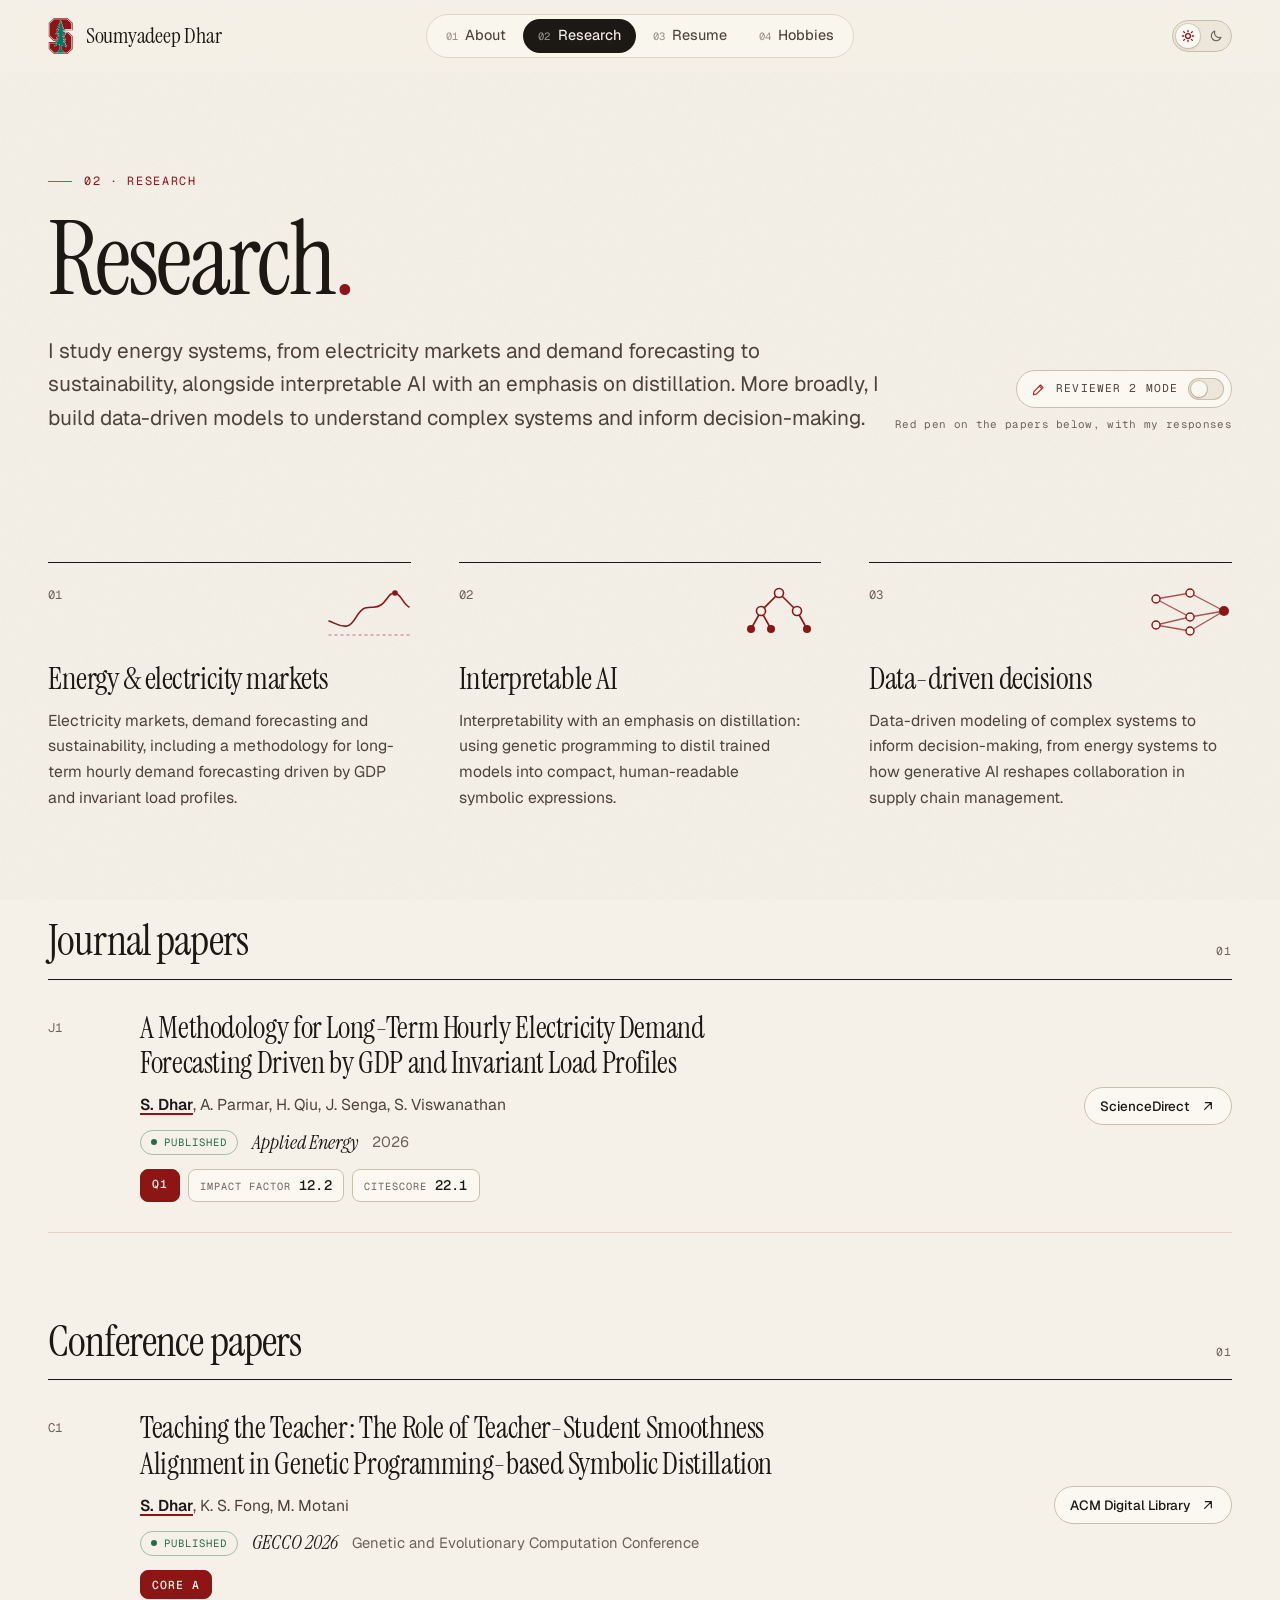
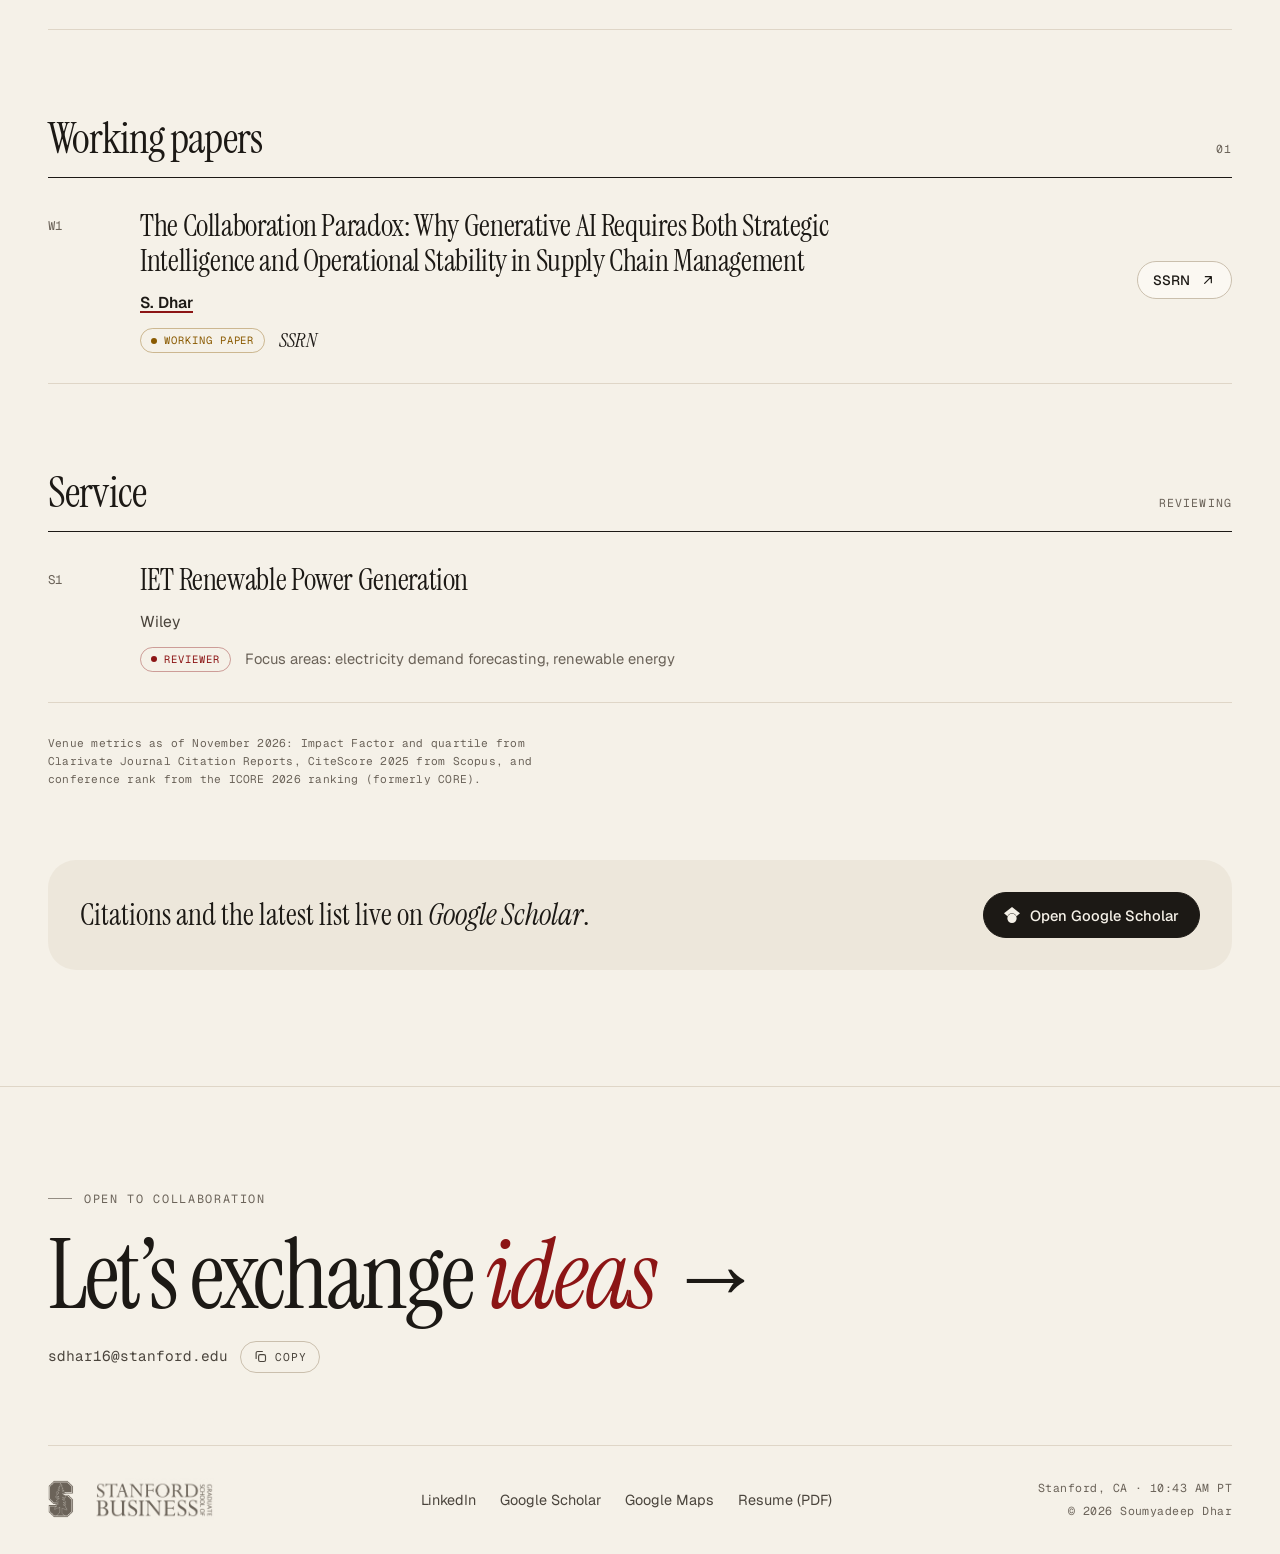
<file: research.html>
<!doctype html>
<html lang="en">
<head>
  <meta charset="utf-8">
  <meta name="viewport" content="width=device-width, initial-scale=1, viewport-fit=cover">
  <title>Research | Soumyadeep Dhar</title>
  <meta name="description" content="Research by Soumyadeep Dhar: long-term hourly electricity demand forecasting (Applied Energy), genetic-programming symbolic distillation (GECCO 2026), and generative AI in supply chains.">
  <meta name="author" content="Soumyadeep Dhar">
  <link rel="canonical" href="https://sdhar1602.github.io/research.html">
  <meta name="color-scheme" content="light dark">
  <meta name="theme-color" content="#F5F1E8" media="(prefers-color-scheme: light)">
  <meta name="theme-color" content="#12110F" media="(prefers-color-scheme: dark)">
  <script>
    (function () {
      var d = document.documentElement, t = null;
      d.classList.add('js');
      try { t = localStorage.getItem('theme'); } catch (e) {}
      if (t !== 'light' && t !== 'dark') t = window.matchMedia && window.matchMedia('(prefers-color-scheme: dark)').matches ? 'dark' : 'light';
      d.setAttribute('data-theme', t);
      setTimeout(function () { if (!window.__revealReady) d.classList.add('reveal-fallback'); }, 2500);
    })();
  </script>
  <link rel="preconnect" href="https://fonts.googleapis.com">
  <link rel="preconnect" href="https://fonts.gstatic.com" crossorigin>
  <link rel="stylesheet" href="https://fonts.googleapis.com/css2?family=Geist:wght@300..700&family=Geist+Mono:wght@400;500&family=Instrument+Serif:ital@0;1&family=Caveat:wght@500..700&display=swap">
  <link rel="stylesheet" href="assets/css/style.css">
  <link rel="icon" href="assets/img/favicon-32.png" sizes="32x32" type="image/png">
  <link rel="icon" href="assets/img/favicon-192.png" sizes="192x192" type="image/png">
  <link rel="apple-touch-icon" href="assets/img/apple-touch-icon.png">
  <meta property="og:type" content="website">
  <meta property="og:title" content="Research | Soumyadeep Dhar">
  <meta property="og:description" content="Energy, electricity markets, demand forecasting and interpretable AI.">
  <meta property="og:image" content="https://sdhar1602.github.io/assets/img/og-card.jpg">
  <meta property="og:url" content="https://sdhar1602.github.io/research.html">
  <meta name="twitter:card" content="summary_large_image">
  <script src="assets/js/main.js" defer></script>
</head>
<body>
  <a class="skip-link" href="#main">Skip to content</a>

  <header class="site-header" data-header>
    <div class="container header-inner">
      <a class="brand" href="index.html" aria-label="Soumyadeep Dhar, home">
        <img class="brand-logo" src="assets/img/stanford-s.webp" width="200" height="295" alt="">
        <span class="brand-name">Soumyadeep Dhar</span>
      </a>
      <nav class="site-nav" aria-label="Primary">
        <a href="index.html"><span class="nav-idx">01</span>About</a>
        <a href="research.html" aria-current="page"><span class="nav-idx">02</span>Research</a>
        <a href="resume.html"><span class="nav-idx">03</span>Resume</a>
        <a href="hobbies.html"><span class="nav-idx">04</span>Hobbies</a>
      </nav>
      <button class="theme-switch" type="button" role="switch" aria-checked="false" aria-label="Dark mode" data-theme-toggle>
        <svg class="ts-icon ts-sun" viewBox="0 0 24 24" fill="none" stroke="currentColor" stroke-width="2" stroke-linecap="round" aria-hidden="true"><circle cx="12" cy="12" r="4.2"/><path d="M12 2.5v2.2M12 19.3v2.2M4.6 4.6l1.6 1.6M17.8 17.8l1.6 1.6M2.5 12h2.2M19.3 12h2.2M4.6 19.4l1.6-1.6M17.8 6.2l1.6-1.6"/></svg>
        <svg class="ts-icon ts-moon" viewBox="0 0 24 24" fill="none" stroke="currentColor" stroke-width="2" stroke-linecap="round" stroke-linejoin="round" aria-hidden="true"><path d="M20.5 14.2A8.5 8.5 0 0 1 9.8 3.5a8.5 8.5 0 1 0 10.7 10.7z"/></svg>
        <span class="ts-thumb" aria-hidden="true">
          <svg class="ts-thumb-sun" viewBox="0 0 24 24" fill="none" stroke="currentColor" stroke-width="2.2" stroke-linecap="round"><circle cx="12" cy="12" r="4.2"/><path d="M12 2.5v2.2M12 19.3v2.2M4.6 4.6l1.6 1.6M17.8 17.8l1.6 1.6M2.5 12h2.2M19.3 12h2.2M4.6 19.4l1.6-1.6M17.8 6.2l1.6-1.6"/></svg>
          <svg class="ts-thumb-moon" viewBox="0 0 24 24" fill="currentColor"><path d="M20.5 14.2A8.5 8.5 0 0 1 9.8 3.5a8.5 8.5 0 1 0 10.7 10.7z"/></svg>
        </span>
      </button>
    </div>
  </header>

  <main id="main">
    <section class="page-head container" aria-labelledby="page-title">
      <p class="eyebrow eyebrow--accent reveal">02 · Research</p>
      <h1 id="page-title" class="display-2 reveal" style="--d:.06s">Research<span class="dot">.</span></h1>
      <p class="lead reveal" style="--d:.12s">I study energy systems, from electricity markets and demand forecasting to sustainability, alongside interpretable AI with an emphasis on distillation. More broadly, I build data-driven models to understand complex systems and inform decision-making.</p>
      <div class="r2-bar reveal" style="--d:.18s">
        <button class="r2-switch" type="button" role="switch" aria-checked="false" data-r2-toggle>
          <svg class="r2-pen" viewBox="0 0 24 24" fill="none" stroke="currentColor" stroke-width="1.7" stroke-linecap="round" stroke-linejoin="round" aria-hidden="true"><path d="M15.2 4.8l4 4L8.6 19.4l-4.8.8.8-4.8z"/><path d="M13.4 6.6l4 4"/></svg>
          <span>Reviewer 2 mode</span>
          <span class="r2-track" aria-hidden="true"><span class="r2-thumb"></span></span>
        </button>
        <p class="r2-hint">Red pen on the papers below, with my responses</p>
      </div>
    </section>

    <!-- Themes -------------------------------------------------------------->
    <section class="container" aria-labelledby="themes-title">
      <h2 id="themes-title" class="visually-hidden">Research themes</h2>
      <div class="themes">
        <article class="theme reveal">
          <div class="theme-top">
            <span class="theme-num">01</span>
            <svg class="theme-glyph" viewBox="0 0 84 52" fill="none" stroke="currentColor" stroke-width="1.6" stroke-linecap="round" aria-hidden="true">
              <path d="M2 50h80" stroke-opacity=".35" stroke-dasharray="2 4"/>
              <path d="M2 36c6 2 10 6 18 5s10-16 18-18 10 1 16-3 8-13 14-12 8 11 14 14"/>
              <circle cx="68" cy="8" r="2.8" fill="currentColor" stroke="none"/>
            </svg>
          </div>
          <div>
            <h3>Energy &amp; electricity markets</h3>
            <p>Electricity markets, demand forecasting and sustainability, including a methodology for long-term hourly demand forecasting driven by GDP and invariant load profiles.</p>
          </div>
        </article>
        <article class="theme reveal" style="--d:.08s">
          <div class="theme-top">
            <span class="theme-num">02</span>
            <svg class="theme-glyph" viewBox="0 0 84 52" fill="none" stroke="currentColor" stroke-width="1.6" stroke-linecap="round" aria-hidden="true">
              <path d="M42 8 24 26M42 8l18 18M24 26l-10 18M24 26l10 18M60 26l10 18"/>
              <circle cx="42" cy="8" r="4.5" style="fill: var(--bg)"/>
              <circle cx="24" cy="26" r="4.5" style="fill: var(--bg)"/>
              <circle cx="60" cy="26" r="4.5" style="fill: var(--bg)"/>
              <circle cx="14" cy="44" r="4" fill="currentColor" stroke="none"/>
              <circle cx="34" cy="44" r="4" fill="currentColor" stroke="none"/>
              <circle cx="70" cy="44" r="4" fill="currentColor" stroke="none"/>
            </svg>
          </div>
          <div>
            <h3>Interpretable AI</h3>
            <p>Interpretability with an emphasis on distillation: using genetic programming to distil trained models into compact, human-readable symbolic expressions.</p>
          </div>
        </article>
        <article class="theme reveal" style="--d:.16s">
          <div class="theme-top">
            <span class="theme-num">03</span>
            <svg class="theme-glyph" viewBox="0 0 84 52" fill="none" stroke="currentColor" stroke-width="1.4" stroke-linecap="round" aria-hidden="true">
              <path d="M8 14 42 8M8 14l34 18M8 40l34-8M8 40l34 6M42 8l34 18M42 32l34-6M42 46l34-20" stroke-opacity=".7"/>
              <circle cx="8" cy="14" r="4" style="fill: var(--bg)"/>
              <circle cx="8" cy="40" r="4" style="fill: var(--bg)"/>
              <circle cx="42" cy="8" r="4" style="fill: var(--bg)"/>
              <circle cx="42" cy="32" r="4" style="fill: var(--bg)"/>
              <circle cx="42" cy="46" r="4" style="fill: var(--bg)"/>
              <circle cx="76" cy="26" r="5" fill="currentColor" stroke="none"/>
            </svg>
          </div>
          <div>
            <h3>Data-driven decisions</h3>
            <p>Data-driven modeling of complex systems to inform decision-making, from energy systems to how generative AI reshapes collaboration in supply chain management.</p>
          </div>
        </article>
      </div>
    </section>

    <!-- Publications --------------------------------------------------------->
    <section class="pubs container" aria-label="Publications and service">
      <div class="pub-group reveal">
        <div class="pub-group-head">
          <h2>Journal papers</h2>
          <span class="pub-count">01</span>
        </div>
        <article class="pub">
          <span class="pub-index">J1</span>
          <div>
            <h3 class="pub-title"><a href="https://doi.org/10.1016/j.apenergy.2026.128981" target="_blank" rel="noopener noreferrer">A Methodology for Long-Term Hourly Electricity Demand Forecasting Driven by GDP and <span class="r2-mark">Invariant</span> Load Profiles</a></h3>
            <p class="pub-authors"><span class="me">S. Dhar</span>, A. Parmar, H. Qiu, J. Senga, S. Viswanathan</p>
            <p class="pub-venue"><span class="tag tag--published">Published</span><span class="venue">Applied Energy</span><span>2026</span></p>
            <ul class="metrics" aria-label="Journal metrics">
              <li class="metric metric--rank" title="Top quartile of its Clarivate Journal Citation Reports category">Q1</li>
              <li class="metric" title="Journal Impact Factor, Clarivate Journal Citation Reports">Impact Factor <span class="metric-v">12.2</span></li>
              <li class="metric" title="CiteScore 2025, Scopus">CiteScore <span class="metric-v">22.1</span></li>
            </ul>
          </div>
          <div class="pub-links">
            <a class="btn btn--sm" href="https://doi.org/10.1016/j.apenergy.2026.128981" target="_blank" rel="noopener noreferrer">ScienceDirect
              <svg class="go-ur" viewBox="0 0 24 24" fill="none" stroke="currentColor" stroke-width="1.8" stroke-linecap="round" stroke-linejoin="round" aria-hidden="true"><path d="M7 17 17 7M8 7h9v9"/></svg>
            </a>
          </div>
          <aside class="r2" aria-label="Reviewer 2 comments, with author responses">
            <p class="r2-head"><svg viewBox="0 0 24 24" fill="none" stroke="currentColor" stroke-width="1.7" stroke-linecap="round" stroke-linejoin="round" aria-hidden="true"><path d="M15.2 4.8l4 4L8.6 19.4l-4.8.8.8-4.8z"/><path d="M13.4 6.6l4 4"/></svg>Reviewer 2</p>
            <ol class="r2-notes">
              <li class="r2-note" style="--i:0">
                <p class="r2-q">GDP and demand move together. Reverse causality? Where is your identification strategy?</p>
                <p class="r2-a"><b>Response.</b> Not needed for what is claimed. It is a forecasting paper: GDP enters as a predictor, and the paper treats the GDP and load correlation as context, not causation. The test is forecast error: worst hourly MAPE of 6.87% across 2017–2022, COVID years included.</p>
              </li>
              <li class="r2-note" style="--i:1">
                <p class="r2-q">“Invariant”? Strong word.</p>
                <p class="r2-a"><b>Response.</b> Tested, not assumed: t-tests on Singapore’s 2004–2022 hourly profiles find relative load statistically invariant, with an overall deviation of 4.24% across seasonality indices.</p>
              </li>
              <li class="r2-note" style="--i:2">
                <p class="r2-q">One island grid. External validity?</p>
                <p class="r2-a"><b>Response.</b> Six European grids. MAPE stays under 8% where GDP still drives load (Belgium, Bulgaria, Croatia, Spain) and degrades where demand has decoupled from GDP (Germany, UK). The paper reports both.</p>
              </li>
            </ol>
          </aside>
        </article>
      </div>

      <div class="pub-group reveal">
        <div class="pub-group-head">
          <h2>Conference papers</h2>
          <span class="pub-count">01</span>
        </div>
        <article class="pub">
          <span class="pub-index">C1</span>
          <div>
            <h3 class="pub-title"><a href="https://dl.acm.org/doi/10.1145/3795095.3805148" target="_blank" rel="noopener noreferrer">Teaching the Teacher: The Role of Teacher-Student <span class="r2-mark">Smoothness Alignment</span> in Genetic Programming-based Symbolic Distillation</a></h3>
            <p class="pub-authors"><span class="me">S. Dhar</span>, K. S. Fong, M. Motani</p>
            <p class="pub-venue"><span class="tag tag--published">Published</span><span class="venue">GECCO 2026</span><span>Genetic and Evolutionary Computation Conference</span></p>
            <ul class="metrics" aria-label="Conference ranking">
              <li class="metric metric--rank" title="Rank A in the ICORE 2026 conference ranking (formerly CORE)">CORE A</li>
            </ul>
          </div>
          <div class="pub-links">
            <a class="btn btn--sm" href="https://dl.acm.org/doi/10.1145/3795095.3805148" target="_blank" rel="noopener noreferrer">ACM Digital Library
              <svg class="go-ur" viewBox="0 0 24 24" fill="none" stroke="currentColor" stroke-width="1.8" stroke-linecap="round" stroke-linejoin="round" aria-hidden="true"><path d="M7 17 17 7M8 7h9v9"/></svg>
            </a>
          </div>
          <aside class="r2" aria-label="Reviewer 2 comments, with author responses">
            <p class="r2-head"><svg viewBox="0 0 24 24" fill="none" stroke="currentColor" stroke-width="1.7" stroke-linecap="round" stroke-linejoin="round" aria-hidden="true"><path d="M15.2 4.8l4 4L8.6 19.4l-4.8.8.8-4.8z"/><path d="M13.4 6.6l4 4"/></svg>Reviewer 2</p>
            <ol class="r2-notes">
              <li class="r2-note" style="--i:0">
                <p class="r2-q">So you made the teacher worse to make the student look better?</p>
                <p class="r2-a"><b>Response.</b> Guilty, by design. A smoother teacher gives up some raw accuracy but is easier to imitate: with a Jacobian penalty, the distilled student beats the standard pipeline on all 20 datasets.</p>
              </li>
              <li class="r2-note" style="--i:1">
                <p class="r2-q">20 datasets. Cherry-picked? One lucky seed?</p>
                <p class="r2-a"><b>Response.</b> 50 independent trials per dataset and a Wilcoxon signed-rank test: a mean R² gain of +0.053 over the standard pipeline, p = 4.8 × 10<sup>−7</sup>.</p>
              </li>
              <li class="r2-note" style="--i:2">
                <p class="r2-q">Maybe gplearn is just a weak student.</p>
                <p class="r2-a"><b>Response.</b> Same story with PySR, a stronger symbolic regression engine: on California Housing, smoother teachers let it recover more accurate formulas (Sec. 5.4).</p>
              </li>
            </ol>
          </aside>
        </article>
      </div>

      <div class="pub-group reveal">
        <div class="pub-group-head">
          <h2>Working papers</h2>
          <span class="pub-count">01</span>
        </div>
        <article class="pub">
          <span class="pub-index">W1</span>
          <div>
            <h3 class="pub-title"><a href="https://papers.ssrn.com/sol3/papers.cfm?abstract_id=5392021" target="_blank" rel="noopener noreferrer">The <span class="r2-mark">Collaboration Paradox</span>: Why Generative AI Requires Both Strategic Intelligence and Operational Stability in Supply Chain Management</a></h3>
            <p class="pub-authors"><span class="me">S. Dhar</span></p>
            <p class="pub-venue"><span class="tag tag--working">Working paper</span><span class="venue">SSRN</span></p>
          </div>
          <div class="pub-links">
            <a class="btn btn--sm" href="https://papers.ssrn.com/sol3/papers.cfm?abstract_id=5392021" target="_blank" rel="noopener noreferrer">SSRN
              <svg class="go-ur" viewBox="0 0 24 24" fill="none" stroke="currentColor" stroke-width="1.8" stroke-linecap="round" stroke-linejoin="round" aria-hidden="true"><path d="M7 17 17 7M8 7h9v9"/></svg>
            </a>
          </div>
          <aside class="r2" aria-label="Reviewer 2 comments, with author responses">
            <p class="r2-head"><svg viewBox="0 0 24 24" fill="none" stroke="currentColor" stroke-width="1.7" stroke-linecap="round" stroke-linejoin="round" aria-hidden="true"><path d="M15.2 4.8l4 4L8.6 19.4l-4.8.8.8-4.8z"/><path d="M13.4 6.6l4 4"/></svg>Reviewer 2</p>
            <ol class="r2-notes">
              <li class="r2-note" style="--i:0">
                <p class="r2-q">Your collaborative AI agents lose to a non-AI baseline? Reject.</p>
                <p class="r2-a"><b>Response.</b> That is the finding. Agents built on Vendor-Managed Inventory principles hoard inventory and starve the rest of the chain: the collaboration paradox.</p>
              </li>
              <li class="r2-note" style="--i:1">
                <p class="r2-q">Where is the identification strategy? What is your instrument?</p>
                <p class="r2-a"><b>Response.</b> Nothing to instrument: it is a controlled simulation, so demand, shocks and agent designs are all set by construction.</p>
              </li>
              <li class="r2-note" style="--i:2">
                <p class="r2-q">So which matters, strategy or execution?</p>
                <p class="r2-a"><b>Response.</b> Both. Resilience needs AI-driven policy-setting on top of a collaborative execution layer that proactively pushes stock downstream.</p>
              </li>
            </ol>
          </aside>
        </article>
      </div>

      <div class="pub-group reveal">
        <div class="pub-group-head">
          <h2>Service</h2>
          <span class="pub-count">Reviewing</span>
        </div>
        <article class="pub">
          <span class="pub-index">S1</span>
          <div>
            <h3 class="pub-title">IET Renewable Power Generation</h3>
            <p class="pub-authors">Wiley</p>
            <p class="pub-venue"><span class="tag tag--service">Reviewer</span><span>Focus areas: electricity demand forecasting, renewable energy</span></p>
          </div>
          <aside class="r2" aria-label="Reviewer 2 comments, with author responses">
            <p class="r2-head"><svg viewBox="0 0 24 24" fill="none" stroke="currentColor" stroke-width="1.7" stroke-linecap="round" stroke-linejoin="round" aria-hidden="true"><path d="M15.2 4.8l4 4L8.6 19.4l-4.8.8.8-4.8z"/><path d="M13.4 6.6l4 4"/></svg>Reviewer 2</p>
            <ol class="r2-notes">
              <li class="r2-note" style="--i:0">
                <p class="r2-q">Wait. You review papers too?</p>
                <p class="r2-a"><b>Response.</b> For IET Renewable Power Generation. I try to be Reviewer 1.</p>
              </li>
            </ol>
          </aside>
        </article>
      </div>

      <p class="metrics-note reveal">Venue metrics as of November 2026: Impact Factor and quartile from Clarivate Journal Citation Reports, CiteScore 2025 from Scopus, and conference rank from the ICORE 2026 ranking (formerly CORE).</p>

      <div class="scholar-cta reveal">
        <p>Citations and the latest list live on <em>Google Scholar</em>.</p>
        <a class="btn btn--solid" href="https://scholar.google.com/citations?hl=en&amp;user=NJCwsWkAAAAJ" target="_blank" rel="noopener noreferrer">
          <svg viewBox="0 0 24 24" aria-hidden="true"><path fill="currentColor" d="M5.242 13.769 0 9.5 12 0l12 9.5-5.242 4.269C17.548 11.249 14.978 9.5 12 9.5c-2.977 0-5.548 1.748-6.758 4.269zM12 10a7 7 0 1 0 0 14 7 7 0 0 0 0-14z"/></svg>
          Open Google Scholar
        </a>
      </div>
    </section>
  </main>

  <footer class="site-footer">
    <div class="container">
      <div class="footer-cta reveal">
        <p class="eyebrow">Open to collaboration</p>
        <a class="footer-big" href="mailto:sdhar16@stanford.edu">Let’s exchange <em>ideas</em>&nbsp;<span class="arr" aria-hidden="true">→</span></a>
        <div class="footer-email">
          <span>sdhar16@stanford.edu</span>
          <button class="copy-btn" type="button" data-copy="sdhar16@stanford.edu">
            <svg class="ico-sm" viewBox="0 0 24 24" fill="none" stroke="currentColor" stroke-width="1.8" stroke-linecap="round" stroke-linejoin="round" aria-hidden="true"><rect x="9" y="9" width="11" height="11" rx="2.5"/><path d="M5 15V6.5A2.5 2.5 0 0 1 7.5 4H15"/></svg>
            <span data-copy-label aria-live="polite">Copy</span><span class="visually-hidden"> email address</span>
          </button>
        </div>
      </div>
      <div class="footer-grid">
        <div class="footer-logos">
          <span class="logo-mask logo-s" role="img" aria-label="Stanford University"></span>
          <span class="logo-mask logo-gsb" role="img" aria-label="Stanford Graduate School of Business"></span>
        </div>
        <ul class="footer-links">
          <li><a href="https://www.linkedin.com/in/sd1602" target="_blank" rel="noopener noreferrer">LinkedIn</a></li>
          <li><a href="https://scholar.google.com/citations?hl=en&amp;user=NJCwsWkAAAAJ" target="_blank" rel="noopener noreferrer">Google Scholar</a></li>
          <li><a href="https://maps.app.goo.gl/v6GxR1A7szo6nVZg6" target="_blank" rel="noopener noreferrer">Google Maps</a></li>
          <li><a href="assets/docs/Soumyadeep_Dhar_Resume.pdf">Resume (PDF)</a></li>
        </ul>
        <div class="footer-meta">
          <span>Stanford, CA · <time data-clock>--:--</time> PT</span>
          <span>© <span data-year>2026</span> Soumyadeep Dhar</span>
        </div>
      </div>
    </div>
  </footer>
</body>
</html>
</file>
<file: assets/css/style.css>
@charset "UTF-8";
/* =============================================================================
   Soumyadeep Dhar: personal academic site
   Design: a warm "paper & ink" editorial system with a Stanford-cardinal accent.
   Signature motif: the arch, borrowed from the sandstone arcades of the Main Quad.
   Themes: light ("paper") and dark ("ink"), switchable, defaulting to the OS.
   ========================================================================== */


/* ---------------------------------------------------------------- Tokens -- */
:root {
  --font-display: "Instrument Serif", "Iowan Old Style", "Palatino Linotype", Palatino, Georgia, serif;
  --font-sans: "Geist", ui-sans-serif, system-ui, -apple-system, "Segoe UI", Roboto, "Helvetica Neue", Arial, sans-serif;
  --font-mono: "Geist Mono", ui-monospace, "SF Mono", SFMono-Regular, Menlo, Consolas, monospace;

  /* light: paper */
  --bg: #F5F1E8;
  --bg-soft: #EDE7DB;
  --surface: #FBF8F2;
  --ink: #1C1915;
  --ink-2: #4A443C;
  --muted: #6B6359;
  --line: #DFD6C7;
  --line-strong: #CABFAD;
  --accent: #8C1515;
  --cardinal: #8C1515;
  --seq-lo: #EBCBBE;
  --seq-hi: #7A1414;
  --deemph: #BDB3A6;
  --deemph-mark: #958B7E;
  --accent-ink: #FFF8F0;
  --accent-soft: rgba(140, 21, 21, .07);
  --ok: #276C44;
  --warn: #8A5A00;
  --pen: #B42318;
  --header-bg: rgba(245, 241, 232, .8);
  --shadow-sm: 0 1px 2px rgba(40, 30, 20, .06);
  --shadow: 0 1px 2px rgba(40, 30, 20, .05), 0 12px 32px -14px rgba(40, 30, 20, .22);
  --shadow-lg: 0 2px 8px rgba(40, 30, 20, .06), 0 32px 64px -24px rgba(40, 30, 20, .34);
  --grain: .075;
  --grain-blend: multiply;
  --img-dim: 1;
  --stage-border: transparent;
  --sheet-dim: 1;

  /* fixed palettes (same in both themes) */
  --stage: #0E0C0B;
  --stage-ink: #EFE9DE;
  --stage-muted: #A39A8E;
  --stage-line: rgba(239, 233, 222, .12);
  --stage-red: #E2483C;
  --blau: #0B2D66;
  --blau-2: #004D98;
  --grana: #A50044;
  --grana-2: #6E0F36;
  --gold: #EDBB00;

  /* layout + motion */
  --container: 1200px;
  --gutter: clamp(16px, 4vw, 48px);
  --header-h: 72px;
  --radius: 20px;
  --radius-lg: 28px;
  --ease: cubic-bezier(.22, .8, .24, 1);
  --ease-in-out: cubic-bezier(.65, 0, .35, 1);
  color-scheme: light;
}

:root[data-theme="dark"] {
  --bg: #12110F;
  --bg-soft: #1A1816;
  --surface: #1D1B18;
  --ink: #EFE9DE;
  --ink-2: #C9C0B3;
  --muted: #978E82;
  --line: #2C2925;
  --line-strong: #3E3934;
  --accent: #EF7C70;
  --cardinal: #E5484D;
  --seq-lo: #452D27;
  --seq-hi: #F28D80;
  --deemph: #5E5750;
  --deemph-mark: #746C63;
  --accent-ink: #1A0907;
  --accent-soft: rgba(239, 124, 112, .1);
  --ok: #7FD1A0;
  --warn: #E9B95C;
  --pen: #F2695C;
  --header-bg: rgba(18, 17, 15, .74);
  --shadow-sm: 0 1px 2px rgba(0, 0, 0, .5);
  --shadow: 0 1px 2px rgba(0, 0, 0, .4), 0 14px 36px -14px rgba(0, 0, 0, .75);
  --shadow-lg: 0 2px 8px rgba(0, 0, 0, .45), 0 34px 70px -24px rgba(0, 0, 0, .85);
  --grain: .045;
  --grain-blend: screen;
  --img-dim: .93;
  --stage: #0A0908;
  --stage-border: rgba(239, 233, 222, .1);
  --sheet-dim: .9;
  color-scheme: dark;
}

/* No JS (or before it runs): follow the OS preference */
@media (prefers-color-scheme: dark) {
  :root:not([data-theme="light"]) {
    --bg: #12110F;
    --bg-soft: #1A1816;
    --surface: #1D1B18;
    --ink: #EFE9DE;
    --ink-2: #C9C0B3;
    --muted: #978E82;
    --line: #2C2925;
    --line-strong: #3E3934;
    --accent: #EF7C70;
    --cardinal: #E5484D;
    --seq-lo: #452D27;
    --seq-hi: #F28D80;
    --deemph: #5E5750;
    --deemph-mark: #746C63;
    --accent-ink: #1A0907;
    --accent-soft: rgba(239, 124, 112, .1);
    --ok: #7FD1A0;
    --warn: #E9B95C;
    --pen: #F2695C;
    --header-bg: rgba(18, 17, 15, .74);
    --shadow-sm: 0 1px 2px rgba(0, 0, 0, .5);
    --shadow: 0 1px 2px rgba(0, 0, 0, .4), 0 14px 36px -14px rgba(0, 0, 0, .75);
    --shadow-lg: 0 2px 8px rgba(0, 0, 0, .45), 0 34px 70px -24px rgba(0, 0, 0, .85);
    --grain: .045;
    --grain-blend: screen;
    --img-dim: .93;
    --stage: #0A0908;
    --stage-border: rgba(239, 233, 222, .1);
    --sheet-dim: .9;
    color-scheme: dark;
  }
}

/* ------------------------------------------------------------------ Base -- */
*, *::before, *::after { box-sizing: border-box; }

html {
  -webkit-text-size-adjust: 100%;
  text-size-adjust: 100%;
  background: var(--bg);
  scroll-padding-top: calc(var(--header-h) + 24px);
  transition: background-color .45s var(--ease);
}
@media (prefers-reduced-motion: no-preference) { html { scroll-behavior: smooth; } }

body {
  margin: 0;
  min-height: 100vh;
  min-height: 100svh;
  display: flex;
  flex-direction: column;
  color: var(--ink);
  font-family: var(--font-sans);
  font-size: 1.0625rem;
  line-height: 1.65;
  -webkit-font-smoothing: antialiased;
  -moz-osx-font-smoothing: grayscale;
  overflow-x: clip;
  transition: color .45s var(--ease);
}

/* paper grain: sits behind all content */
body::before {
  content: "";
  position: fixed;
  inset: 0;
  z-index: -1;
  pointer-events: none;
  opacity: var(--grain);
  mix-blend-mode: var(--grain-blend);
  background-image: url("data:image/svg+xml,%3Csvg xmlns='http://www.w3.org/2000/svg' width='240' height='240'%3E%3Cfilter id='n'%3E%3CfeTurbulence type='fractalNoise' baseFrequency='.82' numOctaves='3' stitchTiles='stitch'/%3E%3CfeColorMatrix type='saturate' values='0'/%3E%3C/filter%3E%3Crect width='100%25' height='100%25' filter='url(%23n)'/%3E%3C/svg%3E");
}

main { flex: 1 0 auto; }
img, svg, video, canvas { display: block; max-width: 100%; }
img { height: auto; }
a { color: inherit; }
button { font: inherit; color: inherit; }
p { margin: 0 0 1em; }
h1, h2, h3 { text-wrap: balance; }
p, li, dd { text-wrap: pretty; }

::selection { background: var(--accent); color: var(--accent-ink); }
:focus-visible { outline: 2px solid var(--accent); outline-offset: 3px; border-radius: 6px; }

.container {
  width: 100%;
  max-width: calc(var(--container) + var(--gutter) * 2);
  margin-inline: auto;
  padding-inline: var(--gutter);
}

.visually-hidden {
  position: absolute !important;
  width: 1px; height: 1px;
  padding: 0; margin: -1px;
  overflow: hidden; clip: rect(0 0 0 0);
  white-space: nowrap; border: 0;
}

.skip-link {
  position: absolute;
  left: 12px;
  top: -60px;
  z-index: 300;
  padding: 10px 16px;
  border-radius: 10px;
  background: var(--ink);
  color: var(--bg);
  text-decoration: none;
  font-weight: 500;
  transition: top .2s var(--ease);
}
.skip-link:focus { top: 12px; }

.ico { width: 18px; height: 18px; flex: none; }
.ico-sm { width: 15px; height: 15px; flex: none; }

/* ---------------------------------------------------------------- Header -- */
.site-header {
  position: sticky;
  top: 0;
  z-index: 50;
}
.site-header::before {
  content: "";
  position: absolute;
  inset: 0;
  z-index: -1;
  background: var(--header-bg);
  -webkit-backdrop-filter: saturate(1.4) blur(14px);
  backdrop-filter: saturate(1.4) blur(14px);
  border-bottom: 1px solid transparent;
  transition: border-color .3s, background-color .45s var(--ease);
}
.site-header.is-scrolled::before { border-bottom-color: var(--line); }

.header-inner {
  display: grid;
  grid-template-columns: 1fr auto 1fr;
  align-items: center;
  gap: 20px;
  height: var(--header-h);
}

.brand {
  display: inline-flex;
  align-items: center;
  gap: 12px;
  justify-self: start;
  color: var(--ink);
  text-decoration: none;
}
.brand-logo {
  width: auto;
  height: 38px;
  flex: none;
  transition: transform .4s var(--ease);
}
.brand:hover .brand-logo { transform: translateY(-2px); }
.brand-name {
  font-family: var(--font-display);
  font-size: 1.4rem;
  line-height: 1;
  letter-spacing: -.01em;
  white-space: nowrap;
}

.site-nav {
  display: flex;
  align-items: center;
  gap: 2px;
  padding: 4px;
  border: 1px solid var(--line);
  border-radius: 999px;
  background: color-mix(in srgb, var(--surface) 72%, transparent);
}
.site-nav a {
  display: inline-flex;
  align-items: baseline;
  gap: 7px;
  padding: 8px 15px;
  border-radius: 999px;
  color: var(--ink-2);
  text-decoration: none;
  font-size: .9rem;
  font-weight: 450;
  line-height: 1.2;
  white-space: nowrap;
  transition: color .2s, background-color .25s;
}
.site-nav a:hover { color: var(--ink); background: var(--bg-soft); }
.site-nav a[aria-current="page"] { color: var(--bg); background: var(--ink); }
.nav-idx { font-family: var(--font-mono); font-size: .66rem; letter-spacing: .02em; opacity: .55; }

/* theme switch */
.theme-switch {
  --w: 60px;
  --h: 32px;
  position: relative;
  justify-self: end;
  width: var(--w);
  height: var(--h);
  padding: 0;
  flex: none;
  border: 1px solid var(--line-strong);
  border-radius: 999px;
  background: var(--bg-soft);
  cursor: pointer;
  -webkit-tap-highlight-color: transparent;
  transition: background-color .35s, border-color .35s;
}
.theme-switch:hover { border-color: var(--muted); }
.ts-icon {
  position: absolute;
  top: 50%;
  width: 14px;
  height: 14px;
  margin-top: -7px;
  color: var(--muted);
}
.ts-sun { left: 8px; }
.ts-moon { right: 8px; }
.ts-thumb {
  position: absolute;
  top: 3px;
  left: 3px;
  width: 24px;
  height: 24px;
  display: grid;
  place-items: center;
  border-radius: 50%;
  background: var(--surface);
  box-shadow: 0 1px 3px rgba(0, 0, 0, .18), 0 0 0 1px var(--line);
  transition: transform .5s var(--ease), background-color .35s;
}
.ts-thumb svg {
  grid-area: 1 / 1;
  width: 14px;
  height: 14px;
  color: var(--accent);
  transition: opacity .3s, transform .5s var(--ease);
}
.ts-thumb .ts-thumb-moon { opacity: 0; transform: rotate(-90deg) scale(.6); }
[data-theme="dark"] .ts-thumb { transform: translateX(28px); }
[data-theme="dark"] .ts-thumb .ts-thumb-sun { opacity: 0; transform: rotate(90deg) scale(.6); }
[data-theme="dark"] .ts-thumb .ts-thumb-moon { opacity: 1; transform: none; }
html:not(.js) .theme-switch { visibility: hidden; }

/* ------------------------------------------------------------ Typography -- */
.eyebrow {
  display: inline-flex;
  align-items: center;
  gap: 12px;
  margin: 0 0 20px;
  font-family: var(--font-mono);
  font-size: .74rem;
  font-weight: 400;
  letter-spacing: .14em;
  text-transform: uppercase;
  color: var(--muted);
}
.eyebrow::before {
  content: "";
  width: 24px;
  height: 1px;
  background: currentColor;
  opacity: .7;
}
.eyebrow--accent { color: var(--accent); }
.eyebrow--plain::before { display: none; }

.display {
  font-family: var(--font-display);
  font-weight: 400;
  font-size: clamp(3.6rem, 1.4rem + 7.2vw, 8rem);
  line-height: .9;
  letter-spacing: -.03em;
  margin: 0 0 22px;
}
.display .l2 { display: block; padding-left: .5em; font-style: italic; }
.display .dot, .display-2 .dot, .h2 .dot { color: var(--accent); font-style: normal; }

.display-2 {
  font-family: var(--font-display);
  font-weight: 400;
  font-size: clamp(3.2rem, 1.6rem + 6vw, 6.6rem);
  line-height: .95;
  letter-spacing: -.028em;
  margin: 0;
}
.h2 {
  font-family: var(--font-display);
  font-weight: 400;
  font-size: clamp(2.3rem, 1.5rem + 3vw, 4rem);
  line-height: 1;
  letter-spacing: -.022em;
  margin: 0;
}
.display-2 em, .h2 em { font-style: italic; }

.lead {
  max-width: 60ch;
  margin: 26px 0 0;
  font-size: clamp(1.1rem, 1rem + .45vw, 1.3rem);
  line-height: 1.6;
  color: var(--ink-2);
}

.prose { max-width: 64ch; color: var(--ink-2); }
.prose p { margin: 0 0 1.1em; }
.prose p:last-child { margin-bottom: 0; }
.prose .first { font-size: 1.12em; line-height: 1.62; color: var(--ink); }
.stanford { color: var(--cardinal); font-weight: 500; }
.prose a, .text-link {
  color: var(--ink);
  text-decoration: underline;
  text-decoration-color: var(--accent);
  text-decoration-thickness: 1px;
  text-underline-offset: .22em;
  transition: color .2s, text-decoration-thickness .2s;
}
.prose a:hover, .text-link:hover { color: var(--accent); text-decoration-thickness: 2px; }
.hl {
  font-family: var(--font-display);
  font-style: italic;
  font-size: 1.22em;
  line-height: 1;
  color: var(--ink);
}

/* --------------------------------------------------------------- Buttons -- */
.btn {
  display: inline-flex;
  align-items: center;
  justify-content: center;
  gap: 10px;
  min-height: 46px;
  padding: 0 20px;
  border: 1px solid var(--line-strong);
  border-radius: 999px;
  background: var(--surface);
  color: var(--ink);
  font-size: .92rem;
  font-weight: 500;
  line-height: 1.2;
  text-decoration: none;
  cursor: pointer;
  transition: transform .25s var(--ease), background-color .25s, color .25s, border-color .25s, box-shadow .25s;
}
.btn svg { width: 16px; height: 16px; flex: none; transition: transform .3s var(--ease); }
.btn:hover { border-color: var(--ink); transform: translateY(-1px); box-shadow: var(--shadow); }
.btn:hover .go-ur { transform: translate(2px, -2px); }
.btn:hover .go-r { transform: translateX(3px); }
.btn:hover .go-d { transform: translateY(2px); }
.btn--solid { background: var(--ink); border-color: var(--ink); color: var(--bg); }
.btn--solid:hover { background: var(--accent); border-color: var(--accent); color: var(--accent-ink); }
.btn--sm { min-height: 38px; padding: 0 15px; font-size: .84rem; }

.link-arrow {
  display: inline-flex;
  align-items: center;
  gap: 8px;
  padding-bottom: 4px;
  border-bottom: 1px solid var(--line-strong);
  color: var(--ink);
  font-size: .95rem;
  font-weight: 500;
  text-decoration: none;
  transition: color .2s, border-color .2s, gap .3s var(--ease);
}
.link-arrow svg { width: 16px; height: 16px; }
.link-arrow:hover { color: var(--accent); border-color: var(--accent); gap: 12px; }

/* connect chips (LinkedIn / Email / Scholar / Maps) */
.connect {
  display: flex;
  flex-wrap: wrap;
  gap: 10px;
  margin: 34px 0 0;
  padding: 0;
  list-style: none;
}
.chip {
  display: inline-flex;
  align-items: center;
  gap: 10px;
  padding: 11px 18px 11px 14px;
  border: 1px solid var(--line-strong);
  border-radius: 999px;
  background: var(--surface);
  color: var(--ink);
  font-size: .92rem;
  font-weight: 500;
  line-height: 1.2;
  text-decoration: none;
  white-space: nowrap;
  transition: transform .25s var(--ease), background-color .25s, color .25s, border-color .25s, box-shadow .25s;
}
.chip .ico { color: var(--accent); transition: color .25s; }
.chip:hover { background: var(--ink); border-color: var(--ink); color: var(--bg); transform: translateY(-2px); box-shadow: var(--shadow); }
.chip:hover .ico { color: var(--bg); }

/* ------------------------------------------------------------------ Arch -- */
/* The site's signature frame: a semicircular head over straight jambs. */
.arch {
  position: relative;
  margin: 0;
  overflow: hidden;
  isolation: isolate;
  border-radius: 1000px 1000px 6px 6px;
  background: var(--bg-soft);
}
.arch > img, .arch > video {
  width: 100%;
  height: 100%;
  object-fit: cover;
  filter: brightness(var(--img-dim));
}
.arch--frame::after {
  content: "";
  position: absolute;
  inset: 10px;
  border: 1px solid rgba(255, 248, 238, .55);
  border-radius: inherit;
  pointer-events: none;
}

/* ---------------------------------------------------------- Landing hero -- */
.hero {
  display: grid;
  grid-template-columns: minmax(0, 5fr) minmax(0, 7fr);
  align-items: start;
  gap: clamp(40px, 7vw, 112px);
  padding-block: clamp(28px, 6vw, 88px) clamp(64px, 9vw, 120px);
}
.hero-media {
  position: sticky;
  top: calc(var(--header-h) + 40px);
  width: min(100%, 440px);
  justify-self: center;
  isolation: isolate;
}
.hero-media::before {
  content: "";
  position: absolute;
  inset: 0 0 auto;
  aspect-ratio: 4 / 5; /* the portrait only, not the caption below it */
  z-index: -1;
  transform: translate(20px, -20px);
  border: 1px solid var(--line-strong);
  border-radius: 1000px 1000px 6px 6px;
}
.portrait { aspect-ratio: 4 / 5; box-shadow: var(--shadow-lg); }
.portrait img { object-position: 50% 30%; }

@keyframes spin { to { transform: rotate(360deg); } }

.hero-text { padding-top: clamp(0px, 2vw, 24px); }
.hero-role {
  margin: 0 0 30px;
  font-family: var(--font-display);
  font-style: italic;
  font-size: clamp(1.3rem, 1rem + 1vw, 1.75rem);
  line-height: 1.25;
  color: var(--ink-2);
}

/* ------------------------------------------ Hero field (loss landscape) -- */
/* A topographic map of a non-convex objective sits behind the hero; clicks
   drop a start point for a Newton vs SGD race (assets/js/field.js). */
.hero-wrap { position: relative; isolation: isolate; cursor: crosshair; }
.hero-wrap :is(p, h1, .connect, .portrait, .field-note) { cursor: auto; }
.field {
  position: absolute;
  inset: calc(var(--header-h) * -1) 0 0;
  z-index: -1;
  pointer-events: none;
  -webkit-mask-image: linear-gradient(to bottom, #000 0, #000 calc(100% - 220px), transparent);
  mask-image: linear-gradient(to bottom, #000 0, #000 calc(100% - 220px), transparent);
}
.field canvas { position: absolute; inset: 0; width: 100%; height: 100%; }

.field-note {
  margin-top: 24px;
  font-family: var(--font-mono);
  font-size: .68rem;
  line-height: 1.55;
  letter-spacing: .02em;
  color: var(--muted);
}
.field-head {
  display: flex;
  flex-wrap: wrap;
  align-items: baseline;
  justify-content: space-between;
  gap: 4px 16px;
  margin-bottom: 4px;
}
.field-title {
  font-weight: 500;
  letter-spacing: .12em;
  text-transform: uppercase;
  color: var(--ink-2);
}
.field-cap { margin: 0 0 10px; }
.field-legend { display: grid; gap: 3px; margin: 0; padding: 0; list-style: none; }
.field-legend li { display: grid; grid-template-columns: 24px 6ch minmax(0, 1fr); align-items: center; gap: 10px; }
.fl-key { width: 24px; height: 10px; }
.fl-key--newton { color: var(--accent); fill: currentColor; }
.fl-key--sgd { color: var(--ink-2); }
.fl-name { color: var(--ink); font-weight: 500; }
.fl-val { font-variant-numeric: tabular-nums; color: var(--ink-2); }
.field-status {
  display: flex;
  align-items: center;
  gap: 7px;
  min-height: 1.55em;
  margin: 8px 0 0;
  padding-top: 8px;
  border-top: 1px solid var(--line);
}
.field-status svg { width: 13px; height: 13px; flex: none; }
.field-status.is-warn { color: var(--warn); }
.field-status.is-ok { color: var(--ok); }
.field-run {
  padding: 0;
  border: 0;
  background: none;
  font: inherit;
  letter-spacing: .06em;
  text-transform: uppercase;
  color: var(--accent);
  text-decoration: underline;
  text-decoration-thickness: 1px;
  text-underline-offset: .3em;
  cursor: pointer;
}
.field-run:hover { text-decoration-thickness: 2px; }
html:not(.js) .field, html:not(.js) .field-note { display: none; }

/* --------------------------------------------------------------- Section -- */
.section { padding-block: clamp(56px, 9vw, 120px); }
.section--tight-top { padding-top: clamp(16px, 3vw, 40px); }
.section-head {
  display: flex;
  align-items: flex-end;
  justify-content: space-between;
  flex-wrap: wrap;
  gap: 20px 32px;
  margin-bottom: clamp(28px, 4vw, 52px);
}
.section-head .eyebrow { margin-bottom: 16px; }

/* the arcade (landing) */
.arcade {
  display: grid;
  grid-template-columns: repeat(3, minmax(0, 1fr));
  gap: clamp(12px, 2vw, 26px);
}
.arcade figure { margin: 0; }
.arcade .arch { aspect-ratio: 3 / 4; box-shadow: var(--shadow); }
.arcade .arch img { transition: transform 1.4s var(--ease); }
.arcade figure:hover .arch img { transform: scale(1.05); }
.arcade figcaption {
  display: flex;
  justify-content: space-between;
  gap: 12px;
  margin-top: 14px;
  font-family: var(--font-mono);
  font-size: .72rem;
  letter-spacing: .12em;
  text-transform: uppercase;
  color: var(--muted);
}
/* second row: wide, shallow arches, like the broad arcades of the Main Quad */
.arcade--wide { margin-top: clamp(22px, 3vw, 38px); }
.arcade--wide .arch { aspect-ratio: 3 / 2; }
.arch--wide { border-radius: 50% 50% 6px 6px / 30% 30% 6px 6px; }

.place {
  display: grid;
  grid-template-columns: auto minmax(0, 1fr) auto auto;
  align-items: center;
  gap: clamp(16px, 3vw, 36px);
  margin-top: clamp(24px, 3vw, 36px);
  padding: clamp(20px, 3vw, 28px) clamp(20px, 3vw, 32px);
  border: 1px solid var(--line);
  border-radius: var(--radius-lg);
  background: var(--surface);
}
.place-icon {
  display: grid;
  place-items: center;
  width: 54px;
  height: 54px;
  border-radius: 50%;
  background: var(--accent-soft);
  color: var(--accent);
}
.place-icon .ico { width: 22px; height: 22px; }
.place-name { margin: 0; font-family: var(--font-display); font-size: clamp(1.35rem, 1.1rem + .8vw, 1.75rem); line-height: 1.1; }
.place-addr { margin: 6px 0 0; font-size: .95rem; color: var(--muted); }
.place-meta {
  display: grid;
  gap: 4px;
  font-family: var(--font-mono);
  font-size: .74rem;
  letter-spacing: .04em;
  color: var(--muted);
  text-align: right;
  white-space: nowrap;
}
.place-meta time { color: var(--ink); }

/* ---------------------------------------------------------------- Footer -- */
.site-footer {
  margin-top: auto;
  padding-block: clamp(56px, 8vw, 104px) 34px;
  border-top: 1px solid var(--line);
}
.footer-cta {
  display: grid;
  gap: 20px;
  padding-bottom: clamp(40px, 6vw, 72px);
  border-bottom: 1px solid var(--line);
}
.footer-cta .eyebrow { margin: 0; }
.footer-big {
  width: fit-content;
  color: var(--ink);
  font-family: var(--font-display);
  font-size: clamp(2.6rem, 1.1rem + 6.2vw, 6.2rem);
  line-height: .95;
  letter-spacing: -.03em;
  text-decoration: none;
}
.footer-big em { color: var(--accent); }
.footer-big .arr { display: inline-block; font-style: normal; transition: transform .4s var(--ease); }
.footer-big:hover .arr { transform: translateX(12px); }
.footer-email {
  display: flex;
  flex-wrap: wrap;
  align-items: center;
  gap: 12px;
  font-family: var(--font-mono);
  font-size: .9rem;
  color: var(--ink-2);
}
.copy-btn {
  display: inline-flex;
  align-items: center;
  gap: 7px;
  padding: 6px 12px;
  border: 1px solid var(--line-strong);
  border-radius: 999px;
  background: transparent;
  color: var(--ink-2);
  font-family: var(--font-mono);
  font-size: .7rem;
  letter-spacing: .08em;
  text-transform: uppercase;
  cursor: pointer;
  transition: color .2s, border-color .2s, background-color .2s;
}
.copy-btn:hover { border-color: var(--ink); color: var(--ink); }
.copy-btn.is-copied { color: var(--ok); border-color: currentColor; }

.footer-grid {
  display: grid;
  grid-template-columns: auto minmax(0, 1fr) auto;
  align-items: center;
  gap: 28px 40px;
  padding-top: 32px;
}
.footer-logos { display: flex; align-items: center; gap: 22px; }
.logo-mask {
  display: block;
  background-color: var(--muted);
  transition: background-color .3s;
}
.logo-s {
  width: 26px;
  height: 38px;
  -webkit-mask: url("../img/stanford-s-mask.png") center / contain no-repeat;
  mask: url("../img/stanford-s-mask.png") center / contain no-repeat;
}
.logo-gsb {
  width: 118px;
  height: 42px;
  -webkit-mask: url("../img/gsb-mask.png") center / contain no-repeat;
  mask: url("../img/gsb-mask.png") center / contain no-repeat;
}
.footer-logos:hover .logo-mask { background-color: var(--accent); }
.footer-links {
  display: flex;
  flex-wrap: wrap;
  justify-content: center;
  gap: 8px 24px;
  margin: 0;
  padding: 0;
  list-style: none;
}
.footer-links a { color: var(--ink-2); font-size: .9rem; text-decoration: none; transition: color .2s; }
.footer-links a:hover { color: var(--accent); }
.footer-meta {
  display: grid;
  justify-items: end;
  gap: 4px;
  font-family: var(--font-mono);
  font-size: .72rem;
  letter-spacing: .04em;
  color: var(--muted);
  text-align: right;
}

/* ------------------------------------------------------------ Page heads -- */
.page-head { padding-block: clamp(36px, 7vw, 96px) clamp(28px, 4vw, 56px); }
.page-head .actions { display: flex; flex-wrap: wrap; gap: 12px; margin-top: 34px; }

/* -------------------------------------------------------------- Research -- */

.themes {
  display: grid;
  grid-template-columns: repeat(3, minmax(0, 1fr));
  gap: clamp(28px, 4vw, 48px);
  padding-block: clamp(40px, 6vw, 80px) clamp(16px, 3vw, 32px);
}
.theme { padding-top: 22px; border-top: 1px solid var(--ink); }
.theme-top { display: flex; align-items: flex-start; justify-content: space-between; margin-bottom: 26px; }
.theme-num { font-family: var(--font-mono); font-size: .76rem; color: var(--muted); }
.theme-glyph { width: 84px; height: 52px; color: var(--accent); }
.theme h3 {
  margin: 0 0 12px;
  font-family: var(--font-display);
  font-weight: 400;
  font-size: clamp(1.6rem, 1.3rem + .8vw, 1.95rem);
  line-height: 1.05;
  letter-spacing: -.015em;
}
.theme p { margin: 0; font-size: .98rem; color: var(--ink-2); }

.pubs { padding-block: clamp(40px, 6vw, 80px) clamp(64px, 9vw, 120px); }
.pub-group + .pub-group { margin-top: clamp(52px, 7vw, 88px); }
.pub-group-head {
  display: flex;
  align-items: baseline;
  justify-content: space-between;
  gap: 16px;
  padding-bottom: 16px;
  border-bottom: 1px solid var(--ink);
}
.pub-group-head h2 {
  margin: 0;
  font-family: var(--font-display);
  font-weight: 400;
  font-size: clamp(1.9rem, 1.4rem + 1.6vw, 2.7rem);
  line-height: 1;
  letter-spacing: -.02em;
}
.pub-count { font-family: var(--font-mono); font-size: .72rem; letter-spacing: .1em; text-transform: uppercase; color: var(--muted); }
.pub {
  display: grid;
  grid-template-columns: 64px minmax(0, 1fr) auto;
  gap: 10px 28px;
  padding: 30px 0;
  border-bottom: 1px solid var(--line);
}
.pub-index { padding-top: 8px; font-family: var(--font-mono); font-size: .78rem; color: var(--muted); }
.pub-title {
  margin: 0 0 12px;
  font-family: var(--font-display);
  font-weight: 400;
  font-size: clamp(1.4rem, 1.1rem + 1vw, 1.95rem);
  line-height: 1.16;
  letter-spacing: -.012em;
}
.pub-title a {
  text-decoration: none;
  background: linear-gradient(var(--accent), var(--accent)) 0 100% / 0 1px no-repeat;
  transition: background-size .6s var(--ease), color .25s;
}
.pub-title a:hover { color: var(--accent); background-size: 100% 1px; }
.pub-authors { margin: 0 0 12px; font-size: .98rem; color: var(--ink-2); }
.me {
  color: var(--ink);
  font-weight: 600;
  text-decoration: underline;
  text-decoration-color: var(--accent);
  text-decoration-thickness: 1.5px;
  text-underline-offset: .22em;
}
.pub-venue { display: flex; flex-wrap: wrap; align-items: center; gap: 8px 14px; margin: 0; font-size: .92rem; color: var(--muted); }
.venue { font-family: var(--font-display); font-style: italic; font-size: 1.22rem; line-height: 1.2; color: var(--ink); }
.pub-links { align-self: center; }
.pub-note { margin: 12px 0 0; font-size: .92rem; color: var(--muted); }

.tag {
  display: inline-flex;
  align-items: center;
  gap: 7px;
  padding: 4px 10px;
  border: 1px solid var(--line-strong);
  border-radius: 999px;
  font-family: var(--font-mono);
  font-size: .66rem;
  line-height: 1.4;
  letter-spacing: .09em;
  text-transform: uppercase;
  color: var(--ink-2);
}
.tag::before { content: ""; width: 6px; height: 6px; border-radius: 50%; background: currentColor; }
.tag--published { color: var(--ok); border-color: color-mix(in srgb, var(--ok) 38%, transparent); }
.tag--working { color: var(--warn); border-color: color-mix(in srgb, var(--warn) 38%, transparent); }
.tag--service { color: var(--accent); border-color: color-mix(in srgb, var(--accent) 38%, transparent); }

/* venue metrics (quartile, Impact Factor, CiteScore, CORE rank) */
.metrics { display: flex; flex-wrap: wrap; gap: 8px; margin: 14px 0 0; padding: 0; list-style: none; }
.metric {
  display: inline-flex;
  align-items: baseline;
  gap: 8px;
  padding: 5px 11px;
  border: 1px solid var(--line-strong);
  border-radius: 8px;
  background: var(--surface);
  font-family: var(--font-mono);
  font-size: .64rem;
  line-height: 1.5;
  letter-spacing: .1em;
  text-transform: uppercase;
  color: var(--muted);
}
.metric-v { font-size: .86rem; font-weight: 500; letter-spacing: .01em; color: var(--ink); }
.metric--rank {
  border-color: var(--accent);
  background: var(--accent);
  color: var(--accent-ink);
  font-size: .72rem;
  font-weight: 500;
  letter-spacing: .08em;
}
.metrics-note {
  max-width: 72ch;
  margin: 32px 0 0;
  font-family: var(--font-mono);
  font-size: .7rem;
  line-height: 1.6;
  letter-spacing: .02em;
  color: var(--muted);
}

.scholar-cta {
  display: flex;
  flex-wrap: wrap;
  align-items: center;
  justify-content: space-between;
  gap: 20px;
  margin-top: clamp(48px, 6vw, 72px);
  padding: clamp(22px, 3vw, 32px);
  border-radius: var(--radius-lg);
  background: var(--bg-soft);
}
.scholar-cta p { margin: 0; font-family: var(--font-display); font-size: clamp(1.4rem, 1.1rem + 1vw, 1.9rem); line-height: 1.15; }

/* ------------------------------------------------------ Reviewer 2 mode -- */
/* A switch on the research page: red-pen margin notes on each paper, each
   answered by an author response. Notes stay display:none until it is on. */
.page-head { position: relative; }
.r2-bar { display: flex; flex-wrap: wrap; align-items: center; gap: 10px 16px; margin-top: 30px; }
.r2-switch {
  display: inline-flex;
  align-items: center;
  gap: 10px;
  padding: 7px 7px 7px 14px;
  border: 1px solid var(--line-strong);
  border-radius: 999px;
  background: var(--surface);
  font-family: var(--font-mono);
  font-size: .7rem;
  line-height: 1;
  letter-spacing: .1em;
  text-transform: uppercase;
  color: var(--ink-2);
  cursor: pointer;
  -webkit-tap-highlight-color: transparent;
  transition: border-color .3s, color .3s;
}
.r2-switch:hover { border-color: var(--muted); color: var(--ink); }
.r2-pen { width: 15px; height: 15px; flex: none; color: var(--pen); }
.r2-track {
  position: relative;
  width: 36px;
  height: 22px;
  flex: none;
  border-radius: 999px;
  background: var(--bg-soft);
  box-shadow: inset 0 0 0 1px var(--line-strong);
  transition: background-color .3s, box-shadow .3s;
}
.r2-thumb {
  position: absolute;
  top: 3px;
  left: 3px;
  width: 16px;
  height: 16px;
  border-radius: 50%;
  background: var(--surface);
  box-shadow: 0 1px 2px rgba(0, 0, 0, .18), 0 0 0 1px var(--line-strong);
  transition: transform .45s var(--ease), box-shadow .3s;
}
.r2-switch[aria-checked="true"] { border-color: color-mix(in srgb, var(--pen) 50%, transparent); color: var(--pen); }
.r2-switch[aria-checked="true"] .r2-track { background: var(--pen); box-shadow: none; }
.r2-switch[aria-checked="true"] .r2-thumb { transform: translateX(14px); box-shadow: 0 1px 2px rgba(0, 0, 0, .25); }
.r2-hint { margin: 0; font-family: var(--font-mono); font-size: .68rem; letter-spacing: .03em; color: var(--muted); }
html:not(.js) .r2-bar { display: none; }

.r2 { display: none; grid-column: 2 / -1; margin-top: 14px; }
.r2-on .r2 { display: block; }
.r2-head {
  display: flex;
  align-items: center;
  gap: 8px;
  margin: 0 0 14px;
  font-family: var(--font-mono);
  font-size: .66rem;
  letter-spacing: .14em;
  text-transform: uppercase;
  color: var(--pen);
}
.r2-head svg { width: 14px; height: 14px; flex: none; }
.r2-notes {
  display: grid;
  grid-template-columns: repeat(3, minmax(0, 1fr));
  gap: 22px clamp(20px, 3vw, 40px);
  margin: 0;
  padding: 0;
  list-style: none;
}
.r2-note { padding-top: 14px; border-top: 1.5px dashed color-mix(in srgb, var(--pen) 50%, transparent); }
.r2-q {
  margin: 0 0 10px;
  font-family: "Caveat", "Bradley Hand", "Segoe Print", var(--font-display);
  font-size: 1.45rem;
  font-weight: 600;
  line-height: 1.1;
  color: var(--pen);
  transform: rotate(-1.2deg);
  transform-origin: 0 0;
}
.r2-note:nth-child(2) .r2-q { transform: rotate(.7deg); }
.r2-note:nth-child(3) .r2-q { transform: rotate(-.4deg); }
.r2-a { margin: 0; font-size: .86rem; line-height: 1.55; color: var(--ink-2); }
.r2-a b { font-weight: 600; color: var(--ink); }
.r2-a sup { font-size: .7em; line-height: 0; }

/* red-pen marks: a wavy underline in titles, a loop around each paper number */
.r2-mark {
  text-decoration: underline wavy transparent;
  text-decoration-thickness: 1.5px;
  text-underline-offset: .2em;
  text-decoration-skip-ink: none;
  transition: text-decoration-color .5s var(--ease) .15s;
}
.r2-on .r2-mark { text-decoration-color: var(--pen); }
.pub-index { position: relative; }
.pub-index::after {
  content: "";
  position: absolute;
  left: -15px;
  top: 1px;
  width: 46px;
  height: 34px;
  background: var(--pen);
  -webkit-mask: url("data:image/svg+xml,%3Csvg xmlns='http://www.w3.org/2000/svg' viewBox='0 0 60 44'%3E%3Cpath d='M33 6C18 4 5 11 5 22s13 18 27 17 23-8 23-18S44 5 30 7c-6 1-11 3-14 6' fill='none' stroke='%23000' stroke-width='2.6' stroke-linecap='round'/%3E%3C/svg%3E") center / 100% 100% no-repeat;
  mask: url("data:image/svg+xml,%3Csvg xmlns='http://www.w3.org/2000/svg' viewBox='0 0 60 44'%3E%3Cpath d='M33 6C18 4 5 11 5 22s13 18 27 17 23-8 23-18S44 5 30 7c-6 1-11 3-14 6' fill='none' stroke='%23000' stroke-width='2.6' stroke-linecap='round'/%3E%3C/svg%3E") center / 100% 100% no-repeat;
  opacity: 0;
  transform: rotate(-6deg) scale(.85);
  transition: opacity .3s, transform .5s var(--ease);
  pointer-events: none;
}
.r2-on .pub-index::after { opacity: 1; transform: rotate(-6deg) scale(1); }

@media (prefers-reduced-motion: no-preference) {
  .r2-on .r2-note { animation: r2-in .5s var(--ease) both; animation-delay: calc(var(--i, 0) * 110ms); }
  .r2-on .r2-q { animation: r2-write 1s var(--ease) both; animation-delay: calc(var(--i, 0) * 110ms + 120ms); }
}
@keyframes r2-in { from { opacity: 0; transform: translateY(8px); } }
@keyframes r2-write { from { clip-path: inset(-12% 100% -12% 0); } to { clip-path: inset(-12% 0 -12% 0); } }

@media (min-width: 1024px) {
  .r2-bar { position: absolute; right: var(--gutter); bottom: clamp(28px, 4vw, 56px); flex-direction: column; align-items: flex-end; gap: 8px; margin: 0; }
}
@media (max-width: 759px) {
  .r2 { grid-column: auto; }
  .r2-notes { grid-template-columns: 1fr; gap: 18px; }
  .pub-index::after { top: -9px; }
}

/* ------------------------------------------- Featured paper: figure -- */
.paperfig {
  position: relative;
  padding: clamp(20px, 3.4vw, 44px);
  border: 1px solid var(--line);
  border-radius: var(--radius-lg);
  background: var(--surface);
  box-shadow: var(--shadow-sm);
}
.pf-head {
  display: grid;
  grid-template-columns: minmax(0, 1fr) auto;
  align-items: end;
  gap: 18px 40px;
}
.pf-head .eyebrow { margin-bottom: 14px; }
.pf-title {
  max-width: 24ch;
  margin: 0;
  font-family: var(--font-display);
  font-weight: 400;
  font-size: clamp(1.8rem, 1.25rem + 1.9vw, 2.9rem);
  line-height: 1.04;
  letter-spacing: -.02em;
}
.pf-title em { font-style: italic; }
.pf-sub { max-width: 72ch; margin: 14px 0 0; font-size: .98rem; line-height: 1.6; color: var(--ink-2); }
.pf-links { display: flex; flex-wrap: wrap; gap: 10px; }

/* method strip: four steps, each with its headline number */
.pf-steps {
  display: grid;
  grid-template-columns: repeat(4, minmax(0, 1fr));
  margin: 30px 0 0;
  padding: 0;
  list-style: none;
  border-top: 1px solid var(--line);
  border-bottom: 1px solid var(--line);
  counter-reset: pfstep;
}
.pf-step { position: relative; padding: 20px 22px 22px; border-left: 1px solid var(--line); }
.pf-step:first-child { padding-left: 0; border-left: 0; }
.pf-step + .pf-step::before {
  content: "";
  position: absolute;
  top: 50%;
  left: -5px;
  width: 9px;
  height: 9px;
  border-top: 1px solid var(--line-strong);
  border-right: 1px solid var(--line-strong);
  background: var(--surface);
  transform: translateY(-50%) rotate(45deg);
}
.pf-step-k {
  display: flex;
  align-items: center;
  gap: 8px;
  font-family: var(--font-mono);
  font-size: .66rem;
  letter-spacing: .12em;
  text-transform: uppercase;
  color: var(--muted);
}
.pf-step-k::before { counter-increment: pfstep; content: "0" counter(pfstep); color: var(--accent); }
.pf-step-v {
  display: block;
  margin: 12px 0 8px;
  font-family: var(--font-sans);
  font-size: clamp(1.55rem, 1.15rem + 1vw, 2.05rem);
  font-weight: 600;
  line-height: 1;
  letter-spacing: -.025em;
  color: var(--ink);
}
.pf-step p { margin: 0; font-size: .85rem; line-height: 1.5; color: var(--ink-2); }

/* the forecasting identity, typeset with MathML */
.pf-eq {
  display: flex;
  flex-wrap: wrap;
  align-items: center;
  justify-content: center;
  gap: 10px 22px;
  margin: 22px 0 0;
  padding: 16px 18px;
  border-radius: 16px;
  background: var(--bg-soft);
  overflow-x: auto;
}
.pf-eq-label, .pf-eq-note {
  font-family: var(--font-mono);
  font-size: .66rem;
  letter-spacing: .1em;
  text-transform: uppercase;
  color: var(--muted);
}
.pf-eq-note { flex-basis: 100%; text-align: center; letter-spacing: .04em; text-transform: none; }
.pf-eq math {
  margin: 0;
  font-family: "STIX Two Math", "Cambria Math", "Latin Modern Math", math;
  font-size: 1.3rem;
  color: var(--ink);
}

/* tabs */
.pf-tabs {
  display: flex;
  gap: 3px;
  width: fit-content;
  max-width: 100%;
  margin: 32px 0 0;
  padding: 4px;
  overflow-x: auto;
  border: 1px solid var(--line);
  border-radius: 999px;
  background: var(--bg);
  scrollbar-width: none;
}
.pf-tabs::-webkit-scrollbar { display: none; }
.pf-tab {
  flex: none;
  padding: 9px 16px;
  border: 0;
  border-radius: 999px;
  background: transparent;
  color: var(--ink-2);
  font-size: .86rem;
  font-weight: 500;
  white-space: nowrap;
  cursor: pointer;
  transition: background-color .2s, color .2s;
}
.pf-tab:hover { color: var(--ink); background: var(--bg-soft); }
.pf-tab[aria-selected="true"] { background: var(--ink); color: var(--bg); }
.pf-tab .k { margin-right: 7px; font-family: var(--font-mono); font-size: .66rem; opacity: .6; }

.pf-panel { margin-top: 24px; }
.pf-panel[hidden] { display: none; }
.pf-row { display: grid; grid-template-columns: minmax(0, 1.3fr) minmax(0, 1fr); align-items: start; gap: clamp(22px, 3.4vw, 44px); }
.pf-col { min-width: 0; }
.pf-ctl {
  display: flex;
  flex-wrap: wrap;
  align-items: center;
  justify-content: space-between;
  gap: 10px 16px;
  min-height: 34px;
  margin-bottom: 14px;
}
.pf-ctl-title { font-size: .92rem; font-weight: 600; color: var(--ink); }
.pf-seg { display: inline-flex; gap: 2px; padding: 3px; border: 1px solid var(--line); border-radius: 10px; background: var(--bg); }
.pf-seg button {
  padding: 6px 11px;
  border: 0;
  border-radius: 7px;
  background: transparent;
  color: var(--ink-2);
  font-size: .8rem;
  cursor: pointer;
}
.pf-seg button[aria-pressed="true"] { background: var(--surface); color: var(--ink); box-shadow: 0 0 0 1px var(--line), var(--shadow-sm); }
.pf-chips { display: flex; flex-wrap: wrap; gap: 5px; }
.pf-chip {
  min-width: 42px;
  padding: 5px 8px;
  border: 1px solid var(--line);
  border-radius: 999px;
  background: transparent;
  color: var(--ink-2);
  font-family: var(--font-mono);
  font-size: .7rem;
  cursor: pointer;
  transition: background-color .2s, color .2s, border-color .2s;
}
.pf-chip:hover { border-color: var(--line-strong); color: var(--ink); }
.pf-chip[aria-pressed="true"] { border-color: var(--accent); background: var(--accent); color: var(--accent-ink); }

/* chart marks (text always in ink tokens; only marks carry color) */
.pf-chart { position: relative; width: 100%; }
.pf-svg { display: block; width: 100%; height: auto; overflow: visible; touch-action: pan-y; -webkit-tap-highlight-color: transparent; }
.pf-svg:focus-visible { outline: 2px solid var(--accent); outline-offset: 4px; border-radius: 8px; }
.pf-grid line { stroke: var(--line); stroke-width: 1; shape-rendering: crispEdges; }
.pf-tick, .pf-lab, .pf-note, .pf-val, .pf-endlab, .pf-ptlab, .pf-axis { font-family: var(--font-mono); font-size: 11px; }
.pf-tick, .pf-lab, .pf-note, .pf-axis { fill: var(--muted); }
.pf-lab.is-on { fill: var(--ink); font-weight: 600; }
.pf-val, .pf-endlab, .pf-ptlab { fill: var(--ink); }
.pf-endlab { font-weight: 600; }
.pf-axis { font-size: 10.5px; letter-spacing: .04em; }
.pf-note { font-size: 10px; letter-spacing: .06em; }
.pf-rowlab { font-family: var(--font-sans); font-size: 13px; fill: var(--ink-2); }
.pf-rowlab.is-ours { fill: var(--ink); font-weight: 600; }
.pf-daymark { fill: var(--accent); }
.pf-cell { cursor: pointer; }
.pf-cell.is-hover { stroke: var(--ink); stroke-width: 1.5; }
.pf-ctx { fill: none; stroke: var(--deemph); stroke-width: 1.25; stroke-linecap: round; stroke-linejoin: round; }
.pf-main { fill: none; stroke: var(--accent); stroke-width: 2; stroke-linecap: round; stroke-linejoin: round; }
.pf-band { fill: var(--accent); opacity: .13; }
.pf-cross line { stroke: var(--ink-2); stroke-width: 1; opacity: .45; }
.pf-dot { fill: var(--accent); stroke: var(--surface); stroke-width: 2; }
.pf-bar-main { fill: var(--accent); }
.pf-bar-ctx { fill: var(--deemph-mark); }
.pf-break { fill: none; stroke: var(--surface); stroke-width: 2.5; }
.pf-covid { fill: var(--bg-soft); }
.pf-region { fill: var(--accent-soft); }
.pf-thresh { stroke: var(--ink-2); stroke-width: 1; opacity: .5; }
.pf-group, .pf-pt { transition: opacity .2s; }
.pf-dim { opacity: .4; }
.pf-hit { fill: transparent; cursor: pointer; }
.pf-hit:focus { outline: none; }
.pf-hit:focus-visible { stroke: var(--accent); stroke-width: 1.5; }

/* legends + sequential scale */
.pf-legend { display: flex; flex-wrap: wrap; gap: 6px 18px; margin: 12px 0 0; padding: 0; list-style: none; font-size: .8rem; color: var(--ink-2); }
.pf-legend--inline { margin: 0; }
.pf-legend li { display: inline-flex; align-items: center; gap: 8px; }
.pf-key { display: inline-block; flex: none; }
.pf-key--line { width: 18px; height: 2px; border-radius: 2px; background: var(--accent); }
.pf-key--ctx { height: 1.5px; background: var(--deemph); }
.pf-key--band { width: 14px; height: 10px; border-radius: 2px; background: color-mix(in srgb, var(--accent) 16%, transparent); }
.pf-key--bar { width: 10px; height: 10px; border-radius: 2px; background: var(--accent); }
.pf-key--bar-ctx { background: var(--deemph-mark); }
.pf-scale { display: flex; flex-wrap: wrap; align-items: center; gap: 6px 8px; margin-top: 10px; font-family: var(--font-mono); font-size: .68rem; color: var(--muted); }
.pf-scale-bar {
  width: 110px;
  height: 8px;
  border-radius: 4px;
  background: linear-gradient(to right, var(--seq-lo), var(--seq-hi));
  background: linear-gradient(to right in oklab, var(--seq-lo), var(--seq-hi));
}
.pf-scale-label { margin-left: 4px; }
.pf-scale-hint { margin-left: auto; }

/* caption, data-table toggle, table view */
.pf-foot {
  display: flex;
  flex-wrap: wrap;
  align-items: flex-start;
  justify-content: space-between;
  gap: 12px 28px;
  margin-top: 18px;
  padding-top: 16px;
  border-top: 1px solid var(--line);
}
.pf-cap { max-width: 80ch; margin: 0; font-size: .86rem; line-height: 1.6; color: var(--ink-2); }
.pf-cap b { font-weight: 600; color: var(--ink); }
.pf-datatoggle {
  display: inline-flex;
  flex: none;
  align-items: center;
  gap: 7px;
  padding: 7px 12px;
  border: 1px solid var(--line-strong);
  border-radius: 999px;
  background: transparent;
  color: var(--ink-2);
  font-family: var(--font-mono);
  font-size: .68rem;
  letter-spacing: .08em;
  text-transform: uppercase;
  cursor: pointer;
}
.pf-datatoggle:hover { border-color: var(--ink); color: var(--ink); }
.pf-datatoggle[aria-expanded="true"] { border-color: var(--ink); background: var(--ink); color: var(--bg); }
.pf-tablewrap { max-height: 420px; margin-top: 16px; overflow: auto; border: 1px solid var(--line); border-radius: 12px; }
.pf-tablewrap[hidden] { display: none; }
.pf-table { width: 100%; border-collapse: collapse; font-size: .8rem; font-variant-numeric: tabular-nums; }
.pf-table th, .pf-table td { padding: 7px 12px; border-bottom: 1px solid var(--line); text-align: right; white-space: nowrap; }
.pf-table th:first-child { text-align: left; }
.pf-table thead th {
  position: sticky;
  top: 0;
  background: var(--bg-soft);
  color: var(--muted);
  font-family: var(--font-mono);
  font-size: .64rem;
  font-weight: 500;
  letter-spacing: .08em;
  text-transform: uppercase;
}
.pf-table tbody th { font-weight: 500; color: var(--ink); }
.pf-table tbody tr:last-child > * { border-bottom: 0; }
.pf-table .is-ours > * { font-weight: 700; color: var(--ink); }

/* tooltip: value leads, label follows */
.pf-tip {
  position: absolute;
  z-index: 6;
  min-width: 160px;
  max-width: 280px;
  padding: 10px 12px;
  border: 1px solid var(--line);
  border-radius: 12px;
  background: var(--surface);
  box-shadow: var(--shadow);
  pointer-events: none;
  font-size: .8rem;
  line-height: 1.45;
}
.pf-tip[hidden] { display: none; }
.pf-tip-h { margin-bottom: 6px; font-family: var(--font-mono); font-size: .64rem; letter-spacing: .08em; text-transform: uppercase; color: var(--muted); }
.pf-tip-r { display: flex; align-items: baseline; gap: 8px; }
.pf-tip-r b { font-weight: 600; color: var(--ink); font-variant-numeric: tabular-nums; white-space: nowrap; }
.pf-tip-r span { color: var(--ink-2); }
.pf-tip-k { flex: none; align-self: center; width: 12px; height: 2px; border-radius: 2px; }
.pf-tip-k.is-main { background: var(--accent); }
.pf-tip-k.is-ctx { background: var(--deemph-mark); }
.pf-tip-k.is-band { height: 8px; background: color-mix(in srgb, var(--accent) 22%, transparent); }

@media (max-width: 1023px) {
  .pf-steps { grid-template-columns: repeat(2, minmax(0, 1fr)); }
  .pf-step:nth-child(3) { padding-left: 0; border-left: 0; }
  .pf-step:nth-child(n + 3) { border-top: 1px solid var(--line); }
  .pf-step + .pf-step::before { display: none; }
  .pf-row { grid-template-columns: 1fr; }
}
@media (max-width: 759px) {
  .pf-head { grid-template-columns: 1fr; align-items: start; }
  .pf-step { padding: 16px 12px 18px 14px; }
  .pf-step:nth-child(odd) { padding-left: 0; border-left: 0; }
  .pf-step:nth-child(even) { border-left: 1px solid var(--line); }
  .pf-step p { font-size: .8rem; }
  .pf-eq { justify-content: flex-start; padding: 14px; }
  .pf-eq math { font-size: 1.02rem; }
  .pf-tabs { display: grid; grid-template-columns: 1fr 1fr; width: 100%; border-radius: 18px; overflow: visible; }
  .pf-tab { padding: 10px 8px; border-radius: 14px; font-size: .84rem; text-align: center; }
  .pf-scale-hint { margin-left: 0; flex-basis: 100%; }
}

/* ---------------------------------------------------------------- Resume -- */
.resume-layout { padding-bottom: clamp(64px, 9vw, 120px); }

.resume-viewer { display: grid; gap: clamp(22px, 3vw, 40px); max-width: 880px; min-width: 0; margin-inline: auto; }
.sheet-wrap { margin: 0; }
.sheet {
  position: relative;
  overflow: hidden;
  aspect-ratio: 612 / 792;
  border-radius: 6px;
  background: #fff;
  box-shadow: var(--shadow-lg);
  filter: brightness(var(--sheet-dim));
}
.sheet canvas { width: 100%; height: 100%; }
.sheet-link { position: absolute; border-radius: 3px; transition: background-color .2s, box-shadow .2s; }
.sheet-link:hover, .sheet-link:focus-visible { outline: none; background: rgba(140, 21, 21, .1); box-shadow: 0 0 0 1px rgba(140, 21, 21, .45); }
.sheet--loading {
  background: linear-gradient(100deg, #fff 30%, #f2ede4 50%, #fff 70%) 0 0 / 220% 100%;
  animation: shimmer 1.5s linear infinite;
}
@keyframes shimmer { to { background-position: -220% 0; } }
.sheet-cap { margin: 12px 0 0; font-family: var(--font-mono); font-size: .7rem; letter-spacing: .1em; text-transform: uppercase; color: var(--muted); text-align: center; }
.pdf-fallback iframe { width: 100%; height: 85vh; border: 1px solid var(--line); border-radius: 12px; background: #fff; }
.pdf-fallback p { margin-top: 12px; color: var(--muted); }

/* --------------------------------------------------------------- Hobbies -- */
.sides {
  display: grid;
  grid-template-columns: repeat(2, minmax(0, 1fr));
  gap: 16px;
  margin-top: clamp(32px, 5vw, 56px);
}
.side {
  display: grid;
  grid-template-columns: auto minmax(0, 1fr) auto;
  align-items: center;
  gap: 20px;
  padding: 20px 22px;
  border: 1px solid var(--line);
  border-radius: var(--radius);
  background: var(--surface);
  color: inherit;
  text-decoration: none;
  transition: transform .4s var(--ease), box-shadow .4s, border-color .4s;
}
.side:hover { transform: translateY(-3px); border-color: var(--line-strong); box-shadow: var(--shadow); }
.side-label { display: block; font-family: var(--font-mono); font-size: .68rem; letter-spacing: .14em; text-transform: uppercase; color: var(--muted); }
.side-title { display: block; margin: 4px 0 2px; font-family: var(--font-display); font-size: 2.2rem; line-height: 1; letter-spacing: -.02em; }
.side-meta { display: block; font-size: .86rem; color: var(--muted); }
.side-arrow {
  display: grid;
  place-items: center;
  width: 42px;
  height: 42px;
  border: 1px solid var(--line-strong);
  border-radius: 50%;
  transition: background-color .3s, color .3s, border-color .3s, transform .4s var(--ease);
}
.side-arrow svg { width: 16px; height: 16px; }
.side:hover .side-arrow { background: var(--ink); border-color: var(--ink); color: var(--bg); transform: translateY(3px); }

.vinyl {
  position: relative;
  width: 64px;
  aspect-ratio: 1;
  border-radius: 50%;
  background:
    conic-gradient(from 20deg, transparent 0 9%, rgba(255, 255, 255, .16) 13%, transparent 18% 58%, rgba(255, 255, 255, .1) 62%, transparent 67%),
    repeating-radial-gradient(circle at center, #171717 0 1.4px, #252525 1.4px 2.8px);
  box-shadow: inset 0 0 0 2px #0c0c0c, 0 8px 16px -8px rgba(0, 0, 0, .55);
}
.vinyl::before {
  content: "";
  position: absolute;
  inset: 31%;
  border-radius: 50%;
  background: var(--label, var(--stage-red));
  box-shadow: 0 0 0 2px #0c0c0c;
}
.vinyl::after {
  content: "";
  position: absolute;
  inset: 47%;
  border-radius: 50%;
  background: var(--surface);
}
.side--a .vinyl { --label: radial-gradient(circle, #E2483C 0 55%, #B3271D 56%); }
.side--b .vinyl { --label: linear-gradient(90deg, var(--blau-2) 0 25%, var(--grana) 25% 50%, var(--blau-2) 50% 75%, var(--grana) 75%); }
.side:hover .vinyl { animation: spin 1.8s linear infinite; }

/* Side A: the stage (always dark) */
.stage {
  position: relative;
  overflow: hidden;
  isolation: isolate;
  padding: clamp(28px, 5vw, 72px) clamp(20px, 5vw, 72px);
  border: 1px solid var(--stage-border);
  border-radius: clamp(22px, 3vw, 34px);
  background:
    radial-gradient(70% 60% at 88% -12%, rgba(214, 48, 36, .42), transparent 62%),
    radial-gradient(55% 55% at -6% 112%, rgba(140, 21, 21, .32), transparent 62%),
    var(--stage);
  color: var(--stage-ink);
  box-shadow: var(--shadow-lg);
}
.stage .eyebrow { color: var(--stage-muted); }
.stage .h2 { color: var(--stage-ink); }
.stage .prose { color: rgba(239, 233, 222, .8); }
.stage-sub, .pitch-sub {
  margin: 12px 0 26px;
  font-family: var(--font-display);
  font-style: italic;
  font-size: clamp(1.2rem, 1rem + .6vw, 1.45rem);
  line-height: 1.3;
}
.stage-sub { color: var(--stage-muted); }
.pitch-sub { color: var(--ink-2); }

.marquee {
  margin: 0 calc(clamp(20px, 5vw, 72px) * -1) 4px;
  padding-block: 8px;
  overflow: hidden;
  -webkit-mask-image: linear-gradient(90deg, transparent, #000 9%, #000 91%, transparent);
  mask-image: linear-gradient(90deg, transparent, #000 9%, #000 91%, transparent);
}
.marquee-track {
  display: flex;
  align-items: center;
  width: max-content;
  margin: 0;
  padding: 0;
  list-style: none;
  animation: marquee 48s linear infinite;
}
/* hovering or tabbing into the strip stops it, so a name can be clicked */
.marquee:hover .marquee-track,
.marquee:focus-within .marquee-track { animation-play-state: paused; }
.marquee-track li {
  padding-inline: .32em;
  font-family: var(--font-display);
  font-style: italic;
  font-size: clamp(2.6rem, 1.3rem + 5vw, 6rem);
  line-height: 1.12;
  white-space: nowrap;
  color: var(--stage-ink);
}
.marquee-track a {
  border-radius: 10px;
  color: inherit;
  text-decoration: none;
  transition: color .25s, -webkit-text-stroke-color .25s;
}
.marquee-track li:nth-child(4n + 3) a { color: transparent; -webkit-text-stroke: 1px rgba(239, 233, 222, .55); }
.marquee-track a::after {
  content: "↗";
  display: inline-block;
  margin-left: .1em;
  font-family: var(--font-sans);
  font-style: normal;
  font-size: .3em;
  vertical-align: super;
  color: var(--stage-red);
  -webkit-text-stroke: 0;
  opacity: 0;
  transform: translate(-4px, 4px);
  transition: opacity .25s, transform .3s var(--ease);
}
.marquee-track a:hover,
.marquee-track a:focus-visible,
.marquee-track li:nth-child(4n + 3) a:hover,
.marquee-track li:nth-child(4n + 3) a:focus-visible { color: var(--stage-red); -webkit-text-stroke-color: transparent; }
.marquee-track a:hover::after,
.marquee-track a:focus-visible::after { opacity: 1; transform: none; }
.marquee-track a:focus-visible { outline: 2px solid var(--stage-red); outline-offset: 2px; }
.marquee-track .sep { font-style: normal; font-size: clamp(1.2rem, .8rem + 1.6vw, 2.2rem); color: var(--stage-red); }
@keyframes marquee { to { transform: translateX(-50%); } }
.marquee-hint {
  display: flex;
  align-items: center;
  justify-content: center;
  gap: 8px;
  margin: 0 0 clamp(28px, 4.5vw, 52px);
  font-family: var(--font-mono);
  font-size: .66rem;
  letter-spacing: .14em;
  text-transform: uppercase;
  color: var(--stage-muted);
}
.marquee-hint svg { width: 9px; height: 9px; color: var(--stage-red); }
@media (prefers-reduced-motion: reduce) {
  /* no scrolling: show the six names once, as a wrapped list */
  .marquee { margin-inline: 0; -webkit-mask-image: none; mask-image: none; }
  .marquee-track { flex-wrap: wrap; justify-content: center; width: auto; animation: none; }
  .marquee-track .dup { display: none; }
}

.stage-grid {
  display: grid;
  grid-template-columns: minmax(0, 7fr) minmax(0, 5fr);
  align-items: center;
  gap: clamp(36px, 6vw, 88px);
}
.stage .actions { display: flex; flex-wrap: wrap; gap: 12px; margin-top: 30px; }
.btn--stage { background: var(--stage-ink); border-color: var(--stage-ink); color: var(--stage); }
.btn--stage:hover { background: var(--stage-red); border-color: var(--stage-red); color: #fff; box-shadow: 0 12px 30px -12px rgba(226, 72, 60, .7); }
.btn--ghost-stage { background: transparent; border-color: rgba(239, 233, 222, .28); color: var(--stage-ink); }
.btn--ghost-stage:hover { background: rgba(239, 233, 222, .08); border-color: var(--stage-ink); box-shadow: none; }
.stage .dot { color: var(--stage-red); }
.stage :focus-visible { outline-color: var(--stage-red); }
.arch--guitar {
  width: min(100%, 400px);
  aspect-ratio: 4 / 5;
  justify-self: center;
  background: #000;
  box-shadow: 0 40px 90px -40px rgba(226, 72, 60, .6);
}

.videos {
  display: grid;
  grid-template-columns: minmax(0, 1.78fr) minmax(0, 1.18fr);
  gap: clamp(14px, 2vw, 24px);
  margin-top: clamp(44px, 6vw, 80px);
}
.video-card { margin: 0; }
.video-frame {
  position: relative;
  overflow: hidden;
  aspect-ratio: var(--ar, 16 / 9);
  border-radius: 16px;
  background: #000;
  box-shadow: 0 0 0 1px var(--stage-line);
}
.video-frame video { width: 100%; height: 100%; object-fit: cover; }
.video-play {
  position: absolute;
  inset: 0;
  display: grid;
  place-items: center;
  border: 0;
  padding: 0;
  background: linear-gradient(180deg, rgba(0, 0, 0, .05) 30%, rgba(0, 0, 0, .55));
  color: #fff;
  cursor: pointer;
  transition: opacity .35s;
}
.video-play .disc {
  display: grid;
  place-items: center;
  width: 76px;
  height: 76px;
  border: 1px solid rgba(255, 255, 255, .4);
  border-radius: 50%;
  background: rgba(255, 255, 255, .14);
  -webkit-backdrop-filter: blur(8px);
  backdrop-filter: blur(8px);
  transition: transform .4s var(--ease), background-color .3s, border-color .3s;
}
.video-play svg { width: 26px; height: 26px; margin-left: 4px; }
.video-play:hover .disc, .video-play:focus-visible .disc { transform: scale(1.08); background: var(--stage-red); border-color: var(--stage-red); }
.video-play[hidden] { display: none; }
.video-card.is-playing .video-play { opacity: 0; pointer-events: none; }
.video-card figcaption {
  display: flex;
  justify-content: space-between;
  gap: 12px;
  margin-top: 12px;
  font-family: var(--font-mono);
  font-size: .7rem;
  letter-spacing: .12em;
  text-transform: uppercase;
  color: var(--stage-muted);
}

/* Side B: football */
.pitch { padding-block: clamp(72px, 10vw, 136px) clamp(64px, 9vw, 120px); }
.pitch-grid {
  display: grid;
  grid-template-columns: minmax(0, 5fr) minmax(0, 7fr);
  align-items: center;
  gap: clamp(36px, 5vw, 80px);
}
.crest { width: 62px; height: auto; margin-bottom: 26px; filter: drop-shadow(0 8px 14px rgba(0, 0, 0, .18)); }
.visca {
  display: inline-flex;
  align-items: center;
  gap: 12px;
  margin-top: 22px;
  font-family: var(--font-mono);
  font-size: .76rem;
  letter-spacing: .14em;
  text-transform: uppercase;
  color: var(--ink);
}
.visca::before {
  content: "";
  width: 30px;
  height: 12px;
  border-radius: 3px;
  background: linear-gradient(90deg, var(--blau-2) 0 25%, var(--grana) 25% 50%, var(--blau-2) 50% 75%, var(--grana) 75%);
}

.henry {
  position: relative;
  overflow: hidden;
  isolation: isolate;
  margin: 0;
  padding: clamp(34px, 5vw, 68px) clamp(26px, 5vw, 64px);
  border-radius: var(--radius-lg);
  background:
    repeating-linear-gradient(90deg, rgba(255, 255, 255, .035) 0 46px, transparent 46px 92px),
    linear-gradient(135deg, var(--blau) 0%, #102F6E 42%, var(--grana-2) 100%);
  color: #F7F1E6;
  box-shadow: var(--shadow-lg);
}
.henry::before {
  content: "\201C";
  position: absolute;
  top: .02em;
  left: .14em;
  z-index: -1;
  font-family: var(--font-display);
  font-size: clamp(7rem, 11vw, 10rem);
  line-height: 1;
  color: rgba(237, 187, 0, .28);
}
.henry .crest-wm {
  position: absolute;
  right: -46px;
  bottom: -54px;
  z-index: -1;
  width: clamp(180px, 22vw, 260px);
  opacity: .1;
  transform: rotate(-12deg);
}
.henry p {
  margin: 0;
  font-family: var(--font-display);
  font-style: italic;
  font-size: clamp(1.65rem, 1.1rem + 2.1vw, 2.75rem);
  line-height: 1.16;
  letter-spacing: -.01em;
}
.henry footer {
  display: flex;
  align-items: center;
  gap: 14px;
  margin-top: 30px;
  font-family: var(--font-mono);
  font-size: .76rem;
  letter-spacing: .16em;
  text-transform: uppercase;
  color: var(--gold);
}
.henry footer::before { content: ""; width: 34px; height: 1px; background: currentColor; }

.bento {
  display: grid;
  grid-template-columns: 1fr 1.6fr 1fr;
  grid-template-rows: repeat(2, minmax(0, 1fr));
  gap: clamp(10px, 1.4vw, 16px);
  height: clamp(440px, 52vw, 660px);
  margin-top: clamp(44px, 6vw, 80px);
}
.bento figure {
  position: relative;
  overflow: hidden;
  isolation: isolate;
  margin: 0;
  border-radius: 18px;
  background: var(--bg-soft);
}
.bento img {
  width: 100%;
  height: 100%;
  object-fit: cover;
  filter: brightness(var(--img-dim));
  transition: transform 1.4s var(--ease);
}
.bento figure:hover img { transform: scale(1.045); }
.b-flag { grid-column: 1; grid-row: 1 / 3; }
.b-msn { grid-column: 2; grid-row: 1; }
.b-wc { grid-column: 2; grid-row: 2; }
.b-messi { grid-column: 3; grid-row: 1 / 3; border-radius: 1000px 1000px 18px 18px !important; }
.b-flag img { object-position: 50% 42%; }
.b-msn img { object-position: 50% 30%; }
.b-wc img { object-position: 50% 28%; }
.b-messi img { object-position: 42% 40%; }
.bento figcaption {
  position: absolute;
  left: 12px;
  bottom: 12px;
  padding: 6px 12px;
  border-radius: 999px;
  background: rgba(12, 10, 9, .55);
  -webkit-backdrop-filter: blur(8px);
  backdrop-filter: blur(8px);
  color: #F7F1E6;
  font-family: var(--font-mono);
  font-size: .68rem;
  letter-spacing: .1em;
  text-transform: uppercase;
}

/* ------------------------------------------------------------------- 404 -- */
.notfound {
  display: grid;
  grid-template-columns: minmax(0, 5fr) minmax(0, 7fr);
  align-items: center;
  gap: clamp(32px, 6vw, 96px);
  padding-block: clamp(40px, 8vw, 120px);
}
.notfound .arch { width: min(100%, 400px); aspect-ratio: 3 / 4; justify-self: center; box-shadow: var(--shadow-lg); }
.notfound .actions { display: flex; flex-wrap: wrap; gap: 12px; margin-top: 34px; }

/* ---------------------------------------------------------------- Motion -- */
.js .reveal {
  opacity: 0;
  transform: translate3d(0, 24px, 0);
  transition: opacity 1s var(--ease), transform 1s var(--ease);
  transition-delay: var(--d, 0s);
}
.js .reveal.is-in { opacity: 1; transform: none; }
.js .reveal-arch {
  clip-path: inset(100% 0 0 0);
  transition: clip-path 1.5s var(--ease-in-out);
  transition-delay: var(--d, 0s);
}
.js .reveal-arch.is-in { clip-path: inset(0 0 0 0); }
.js .reveal-arch > img { transform: scale(1.16); transition: transform 2s var(--ease); transition-delay: var(--d, 0s); }
.js .reveal-arch.is-in > img { transform: none; }
.reveal-fallback .reveal,
.reveal-fallback .reveal-arch,
.reveal-fallback .reveal-arch > img { opacity: 1 !important; transform: none !important; clip-path: none !important; }

/* theme switch: circular reveal handled in JS; neutralise default fade */
:root.theme-vt::view-transition-old(root),
:root.theme-vt::view-transition-new(root) { animation: none; mix-blend-mode: normal; }
:root.theme-vt::view-transition-new(root) { z-index: 2; }
.theme-vt *, .theme-vt *::before, .theme-vt *::after { transition: none !important; }

@media (prefers-reduced-motion: reduce) {
  *, *::before, *::after {
    animation-duration: .001ms !important;
    animation-iteration-count: 1 !important;
    transition-duration: .001ms !important;
  }
  .js .reveal, .js .reveal-arch, .js .reveal-arch > img { opacity: 1; transform: none; clip-path: none; }
}

/* ------------------------------------------------------------ Responsive -- */
@media (max-width: 1023px) {
  .nav-idx { display: none; }
  .site-nav a { padding: 8px 13px; }
  .themes { grid-template-columns: 1fr; gap: 0; }
  .theme { display: grid; grid-template-columns: 110px minmax(0, 1fr); gap: 4px 28px; padding-block: 24px; }
  .theme-top { grid-row: span 2; flex-direction: column; gap: 14px; margin: 0; }
  .stage-grid, .pitch-grid { grid-template-columns: 1fr; }
  .arch--guitar { width: min(100%, 360px); }
  .place { grid-template-columns: auto minmax(0, 1fr); }
  .place-meta { grid-column: 2; text-align: left; }
  .place .btn { grid-column: 1 / -1; justify-self: start; }
}

@media (max-width: 759px) {
  :root { --header-h: 62px; }
  body { font-size: 1rem; }

  .brand-name { font-size: 1.28rem; }
  .brand-logo { height: 33px; }
  .header-inner { grid-template-columns: 1fr auto; }

  /* primary nav becomes a floating dock */
  .site-nav {
    position: fixed;
    left: 50%;
    bottom: calc(14px + env(safe-area-inset-bottom));
    z-index: 60;
    transform: translateX(-50%);
    gap: 2px;
    padding: 5px;
    border-color: var(--line-strong);
    background: var(--header-bg);
    -webkit-backdrop-filter: saturate(1.5) blur(18px);
    backdrop-filter: saturate(1.5) blur(18px);
    box-shadow: var(--shadow-lg);
  }
  .site-nav a { padding: 10px 14px; font-size: .86rem; }

  .hero { grid-template-columns: 1fr; gap: 44px; padding-top: 28px; }
  .hero-media { position: relative; top: 0; width: min(74vw, 320px); }
  .hero-media::before { transform: translate(14px, -14px); }
  .field-note { position: relative; left: 50%; width: min(calc(100vw - var(--gutter) * 2), 520px); transform: translateX(-50%); }
  .connect { display: grid; grid-template-columns: repeat(2, minmax(0, 1fr)); gap: 8px; }
  .chip { width: 100%; justify-content: center; padding: 12px 10px; font-size: .88rem; }
  .chip .long { display: none; }

  .arcade {
    grid-template-columns: none;
    grid-auto-flow: column;
    grid-auto-columns: 72%;
    overflow-x: auto;
    scroll-snap-type: x mandatory;
    margin-inline: calc(var(--gutter) * -1);
    padding: 4px var(--gutter) 10px;
    scrollbar-width: none;
  }
  .arcade::-webkit-scrollbar { display: none; }
  .arcade figure { scroll-snap-align: center; }
  .arcade--wide { grid-auto-columns: 86%; }
  .place { grid-template-columns: 1fr; text-align: left; }
  .place-icon { display: none; }
  .place-meta { grid-column: auto; }
  .place .btn { grid-column: auto; justify-self: stretch; }

  .site-footer { padding-bottom: calc(108px + env(safe-area-inset-bottom)); }
  .footer-grid { grid-template-columns: 1fr; justify-items: start; gap: 22px; }
  .footer-links { justify-content: flex-start; }
  .footer-meta { justify-items: start; text-align: left; }

  .theme { grid-template-columns: 1fr; }
  .theme-top { grid-row: auto; flex-direction: row; align-items: center; margin-bottom: 14px; }
  .pub { grid-template-columns: 1fr; gap: 6px; padding: 26px 0; }
  .pub-index { padding-top: 0; }
  .pub-links { justify-self: start; margin-top: 8px; }
  .scholar-cta { flex-direction: column; align-items: flex-start; }

  .sides { grid-template-columns: 1fr; gap: 12px; }
  .side { gap: 16px; padding: 16px 18px; }
  .vinyl { width: 56px; }
  .side-title { font-size: 2rem; }
  .videos { grid-template-columns: 1fr; }
  .stage .actions .btn { flex: 1 1 auto; }

  .bento { grid-template-columns: 1fr 1fr; grid-template-rows: none; height: auto; }
  .b-flag { grid-column: 1; grid-row: 1; aspect-ratio: 3 / 5; }
  .b-messi { grid-column: 2; grid-row: 1; aspect-ratio: 3 / 5; }
  .b-msn { grid-column: 1 / -1; grid-row: 2; aspect-ratio: 16 / 10; }
  .b-wc { grid-column: 1 / -1; grid-row: 3; aspect-ratio: 16 / 9; }

  .notfound { grid-template-columns: 1fr; }
  .notfound .arch { width: min(70vw, 300px); }
}

@media (max-width: 379px) {
  .site-nav a { padding: 10px 11px; font-size: .82rem; }
  .brand-name { font-size: 1.15rem; }
}

/* ----------------------------------------------------------------- Print -- */
@media print {
  .site-header, .site-nav, .theme-switch, .footer-cta, .marquee, .video-play, .field, .field-note, .r2-bar { display: none !important; }
  body::before { display: none; }
  .js .reveal, .js .reveal-arch { opacity: 1 !important; transform: none !important; clip-path: none !important; }
}
</file>
